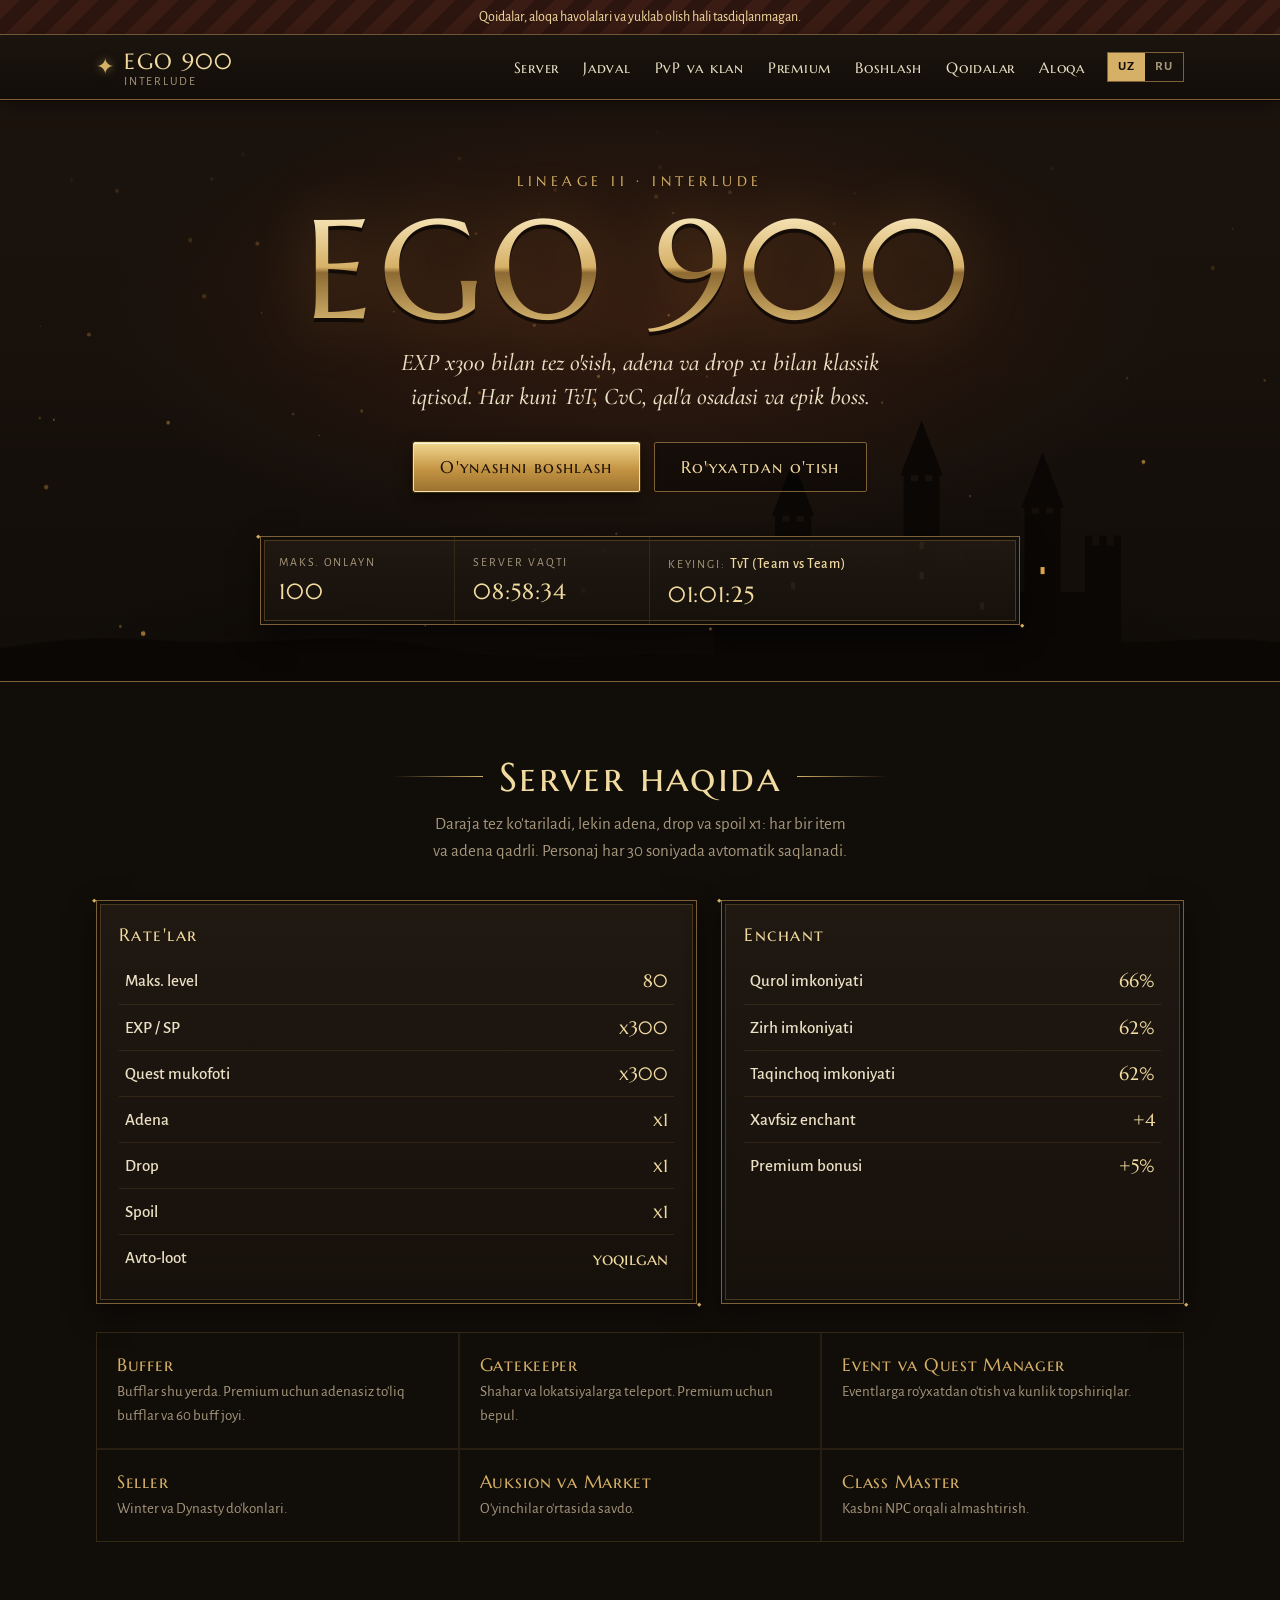
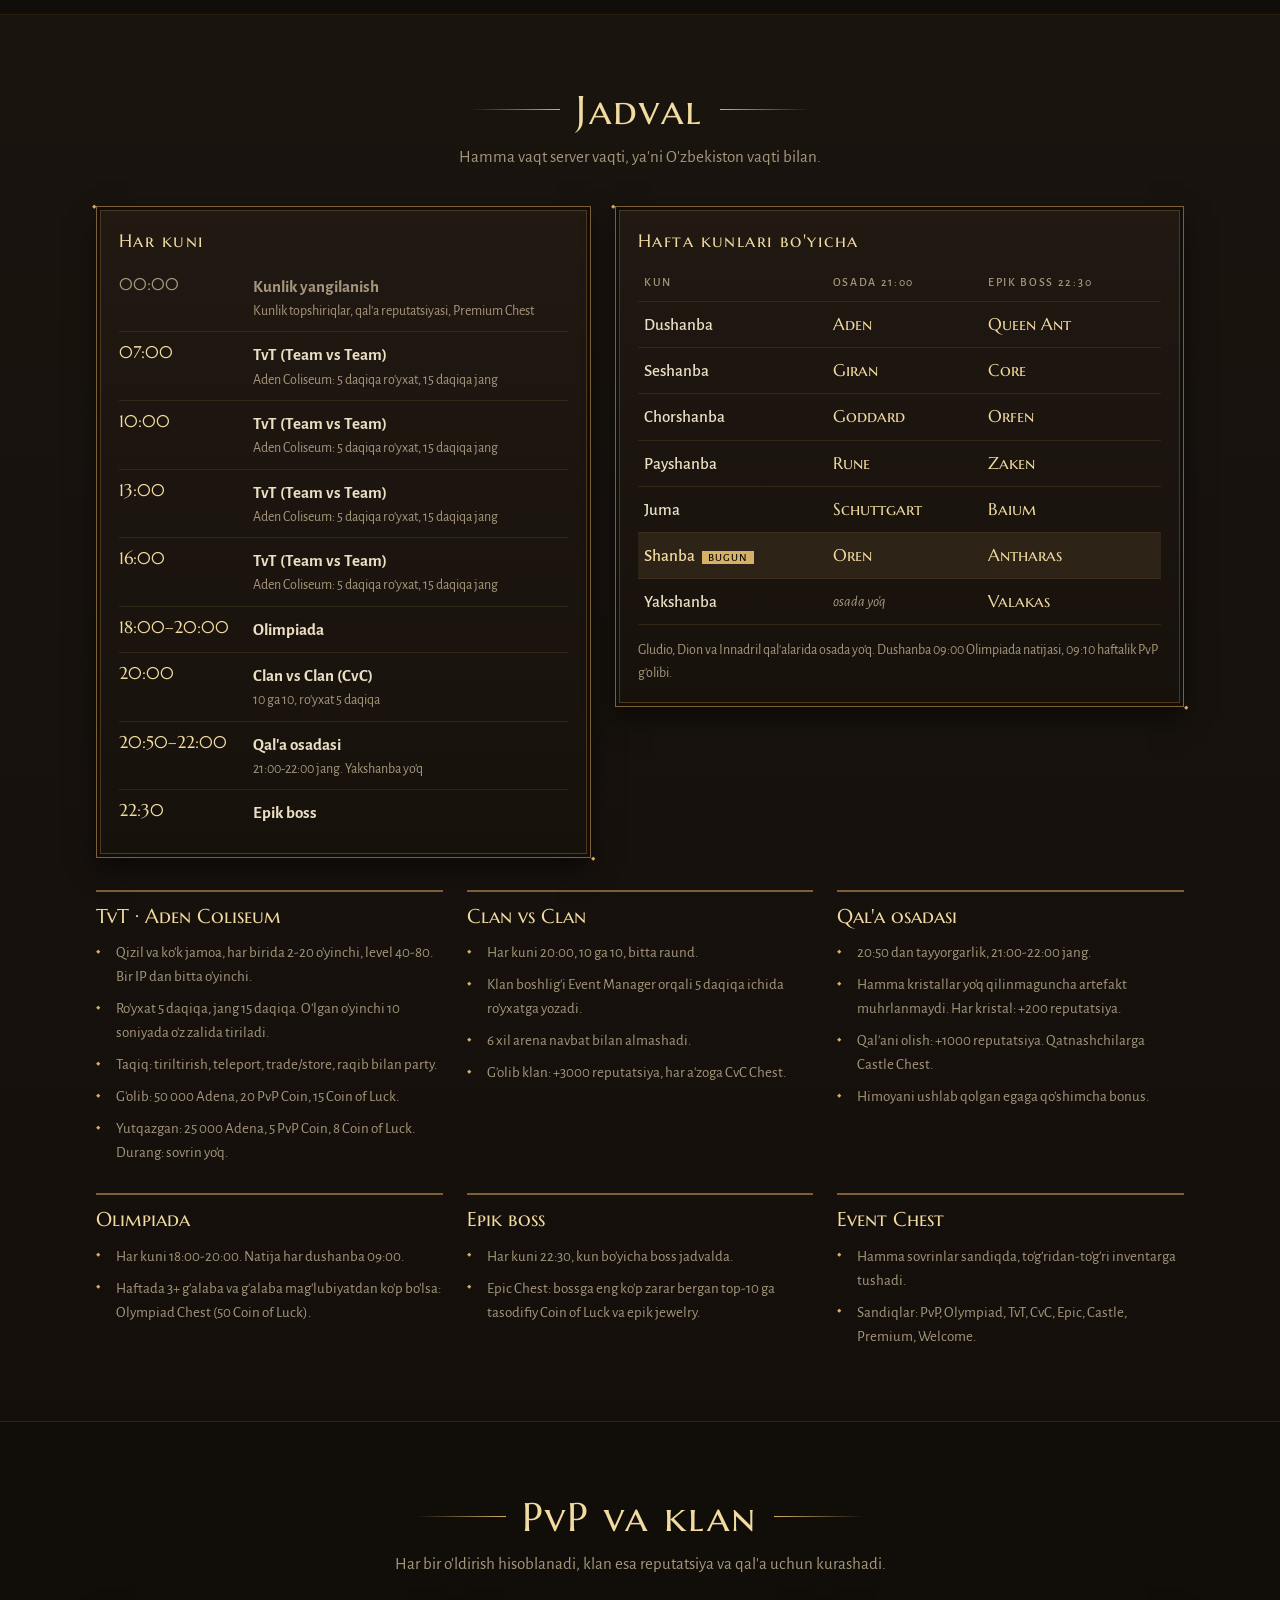
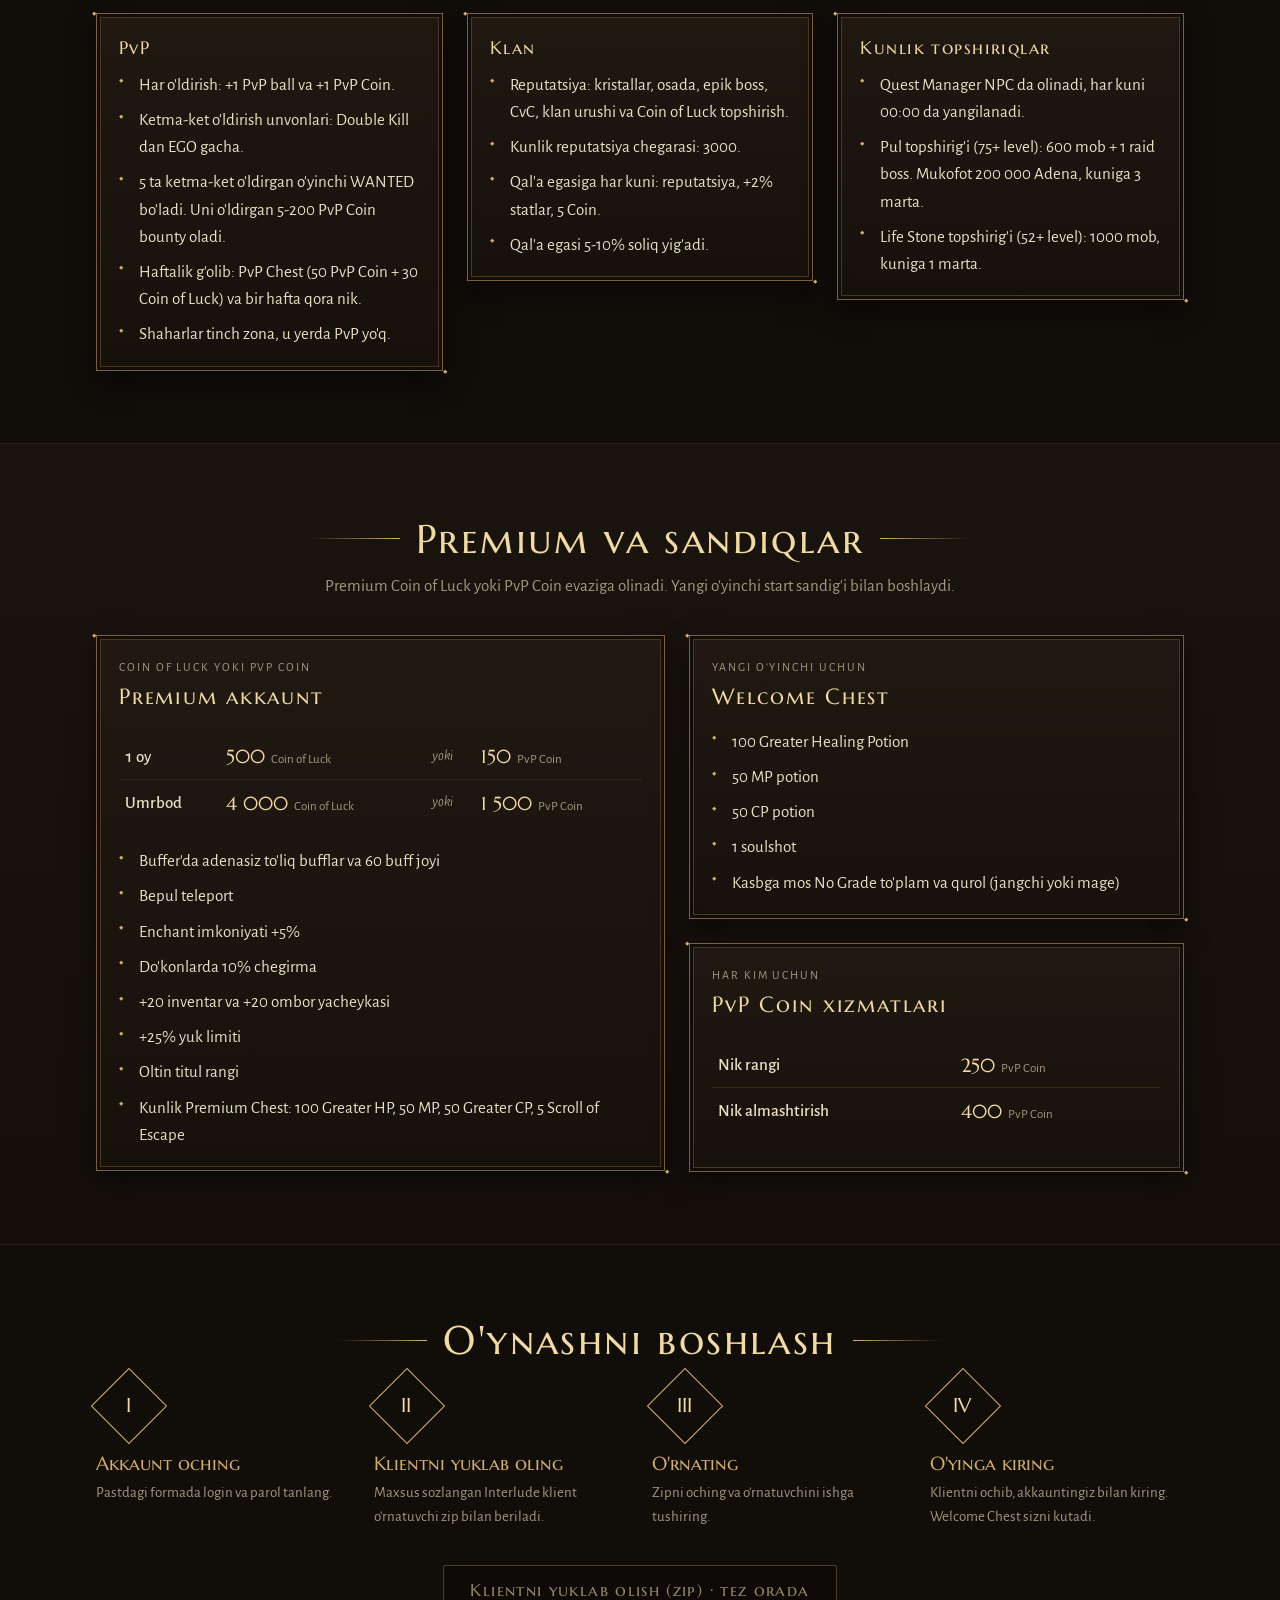
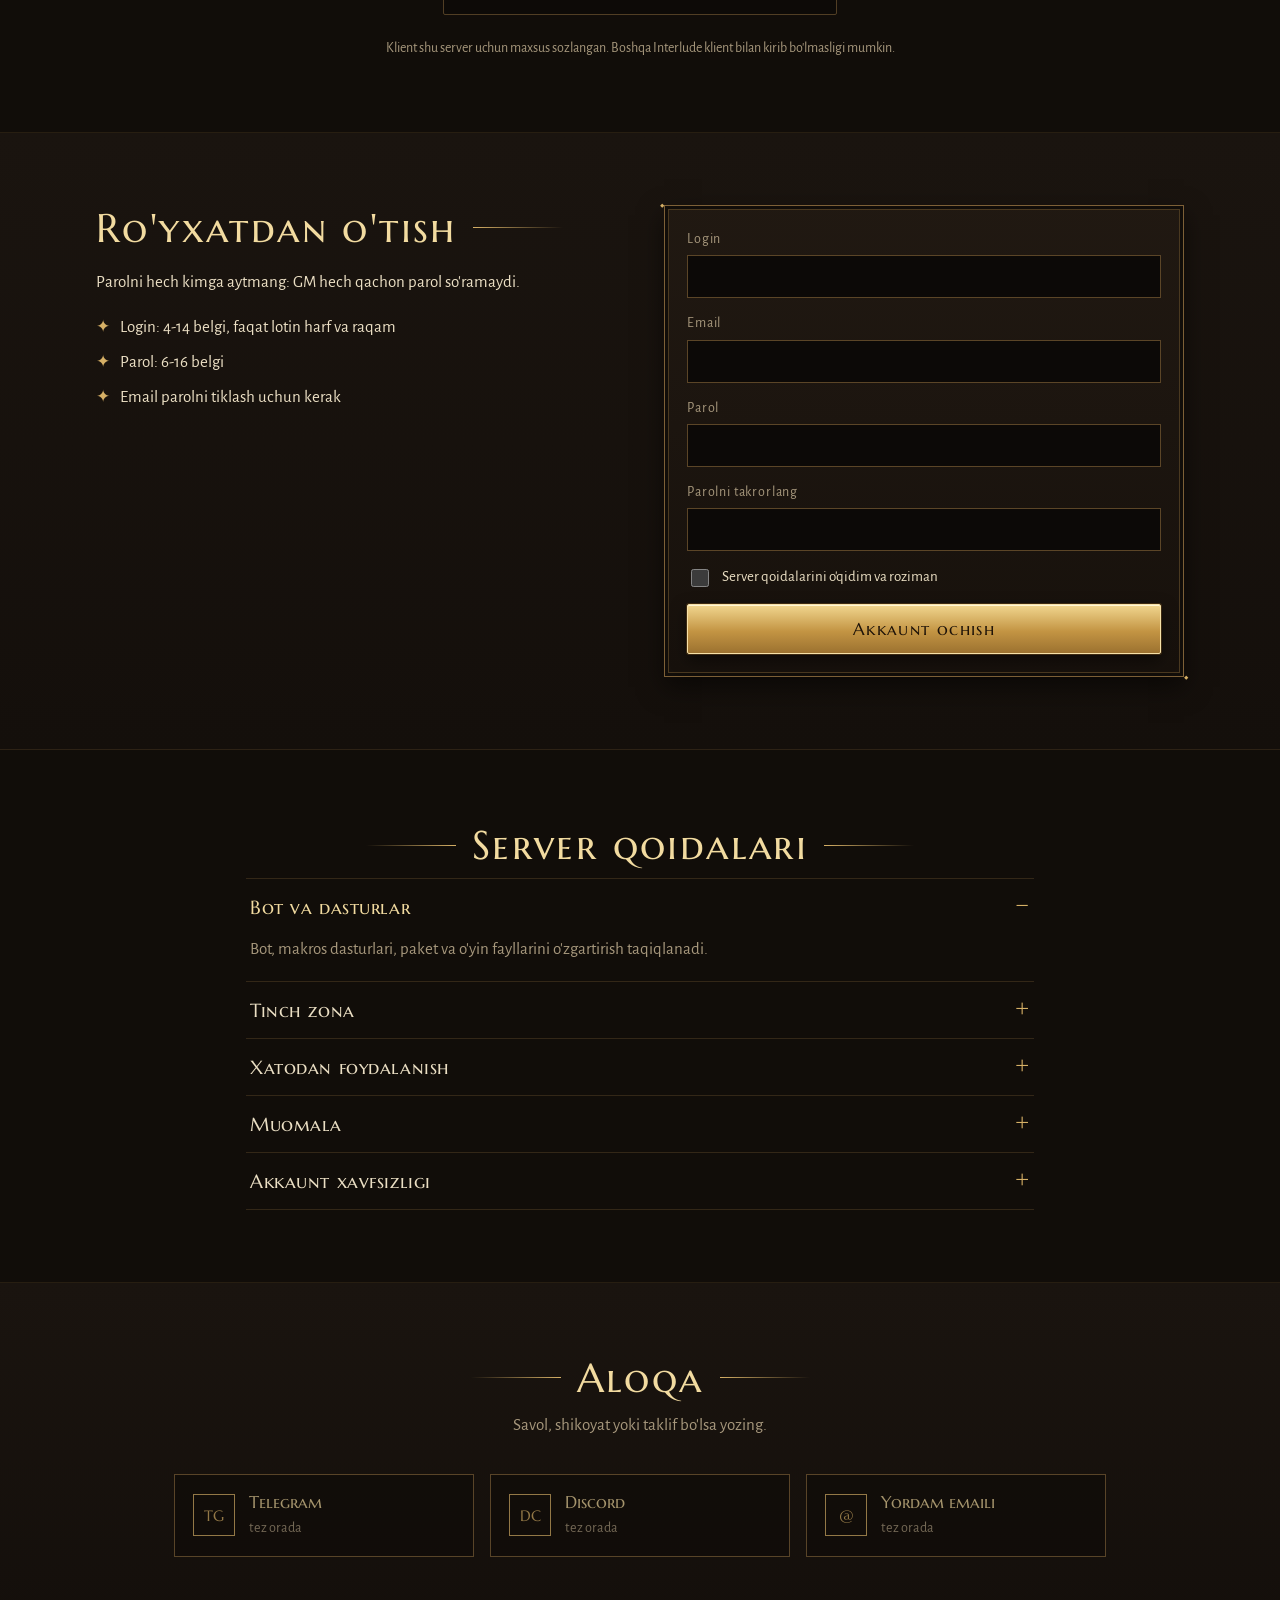
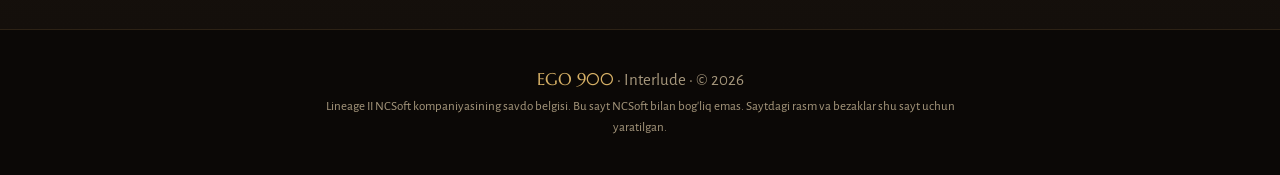
<file: ego900/index.html>
<!doctype html>
<html lang="uz">
<head>
<meta charset="utf-8">
<meta name="viewport" content="width=device-width, initial-scale=1, viewport-fit=cover">
<title>EGO 900 Interlude</title>
<meta name="description" content="EGO 900: Lineage II Interlude server. EXP x300, har kuni TvT, CvC, osada va epik bosslar.">
<meta name="theme-color" content="#120e0a">
<link rel="preconnect" href="https://fonts.googleapis.com">
<link rel="preconnect" href="https://fonts.gstatic.com" crossorigin>
<link rel="stylesheet" href="https://fonts.googleapis.com/css2?family=Marcellus+SC&family=Alegreya+Sans:wght@400;500;700&family=Cormorant+Garamond:ital,wght@1,500&display=swap">
<style>
/* Layout: one centered column of "stone" bands; game-UI panels with bronze double frames carry the data. */
:root {
  --night: #110d09;
  --stone: #1a140f;
  --stone-2: #241c15;
  --bronze: #7d6037;
  --gold: #d6b066;
  --gold-hi: #f2dba0;
  --parch: #ebdfc4;
  --muted: #a6977c;
  --blood: #a3362a;
  --ok: #78b562;
  --warn: #d89a3c;
  --f-display: "Marcellus SC", "Trajan Pro", Georgia, serif;
  --f-body: "Alegreya Sans", "Segoe UI", system-ui, sans-serif;
  --f-quote: "Cormorant Garamond", Georgia, serif;
  color-scheme: dark;
}

* { box-sizing: border-box; }
[hidden] { display: none !important; }
html { scroll-behavior: smooth; scroll-padding-top: 72px; }
body {
  margin: 0;
  background: var(--night);
  color: var(--parch);
  font: 400 17px/1.6 var(--f-body);
  -webkit-font-smoothing: antialiased;
  overflow-x: hidden;
}
body::before {
  content: ""; position: fixed; inset: 0 0 auto; height: env(safe-area-inset-top, 0px);
  z-index: 60; background: var(--night);
}
img { max-width: 100%; }
a { color: var(--gold); }
a:hover { color: var(--gold-hi); }
:focus-visible { outline: 2px solid var(--gold-hi); outline-offset: 3px; }

.wrap {
  max-width: 1120px; margin: 0 auto;
  padding-left: max(16px, env(safe-area-inset-left, 0px));
  padding-right: max(16px, env(safe-area-inset-right, 0px));
}
.wrap.narrow { max-width: 820px; }

/* Demo notice */
.demo-ribbon {
  background: repeating-linear-gradient(135deg, #3a1c14 0 14px, #2d150f 14px 28px);
  color: var(--gold-hi); text-align: center; font-size: 14px;
  padding-block: 6px; padding-inline: 16px; border-bottom: 1px solid var(--bronze);
}

/* Header */
.top {
  position: sticky; top: env(safe-area-inset-top, 0px); z-index: 50;
  background: linear-gradient(#1b140e, #120d09);
  border-bottom: 1px solid var(--bronze);
  box-shadow: 0 1px 0 #00000080, 0 6px 18px #00000066;
}
.top-in { display: flex; align-items: center; gap: 20px; min-height: 64px; }
.logo { display: flex; align-items: center; gap: 10px; text-decoration: none; color: var(--gold-hi); }
.logo-mark { font-size: 22px; color: var(--gold); text-shadow: 0 0 10px #d6b06688; }
.logo-text { display: flex; flex-direction: column; line-height: 1.05; }
.logo-text b { font: 400 22px var(--f-display); letter-spacing: .06em; }
.logo-text small { font-size: 12px; color: var(--muted); letter-spacing: .14em; text-transform: uppercase; }
.nav { margin-left: auto; display: flex; align-items: center; gap: 4px; flex-wrap: wrap; }
.nav a {
  color: var(--parch); text-decoration: none; padding: 8px 10px;
  font: 400 15px var(--f-display); letter-spacing: .05em; border-radius: 2px;
}
.nav a:hover, .nav a.active { color: var(--gold-hi); background: #d6b0661a; }
.lang { display: flex; margin-left: 8px; border: 1px solid var(--bronze); }
.lang button {
  background: transparent; color: var(--muted); border: 0; padding: 6px 10px; cursor: pointer;
  font: 700 13px var(--f-body); letter-spacing: .08em;
}
.lang button[aria-pressed="true"] { background: var(--gold); color: var(--night); }
.burger { display: none; margin-left: auto; background: none; border: 1px solid var(--bronze); padding: 9px 8px; cursor: pointer; }
.burger span { display: block; width: 22px; height: 2px; background: var(--gold); margin: 4px 0; transition: transform .2s, opacity .2s; }
.burger[aria-expanded="true"] span:nth-child(1) { transform: translateY(6px) rotate(45deg); }
.burger[aria-expanded="true"] span:nth-child(2) { opacity: 0; }
.burger[aria-expanded="true"] span:nth-child(3) { transform: translateY(-6px) rotate(-45deg); }

/* Hero */
.hero {
  position: relative; overflow: hidden;
  background:
    radial-gradient(ellipse 60% 55% at 50% 38%, #5a2a1666, transparent 70%),
    radial-gradient(ellipse 90% 60% at 50% 110%, #00000099, transparent 60%),
    linear-gradient(#1c130d, var(--night));
  border-bottom: 1px solid var(--bronze);
}
.embers { position: absolute; inset: 0; width: 100%; height: 100%; }
.hero-in { position: relative; z-index: 1; text-align: center; padding-block: 72px 56px; }
.eyebrow { margin: 0; font: 400 14px var(--f-display); letter-spacing: .32em; color: var(--gold); text-transform: uppercase; }
.hero-title {
  margin: 10px 0 6px; font: 400 clamp(54px, 12.5vw, 140px)/1 var(--f-display); white-space: nowrap; letter-spacing: .04em;
  background: linear-gradient(180deg, #fff3cf 0%, var(--gold) 48%, #8d6a32 52%, #e8c77e 100%);
  -webkit-background-clip: text; background-clip: text; color: transparent;
  filter: drop-shadow(0 4px 0 #00000099) drop-shadow(0 0 28px #c9822f55);
}
.hero-sub { margin: 0 auto; max-width: 34em; font: italic 500 clamp(19px, 2.6vw, 24px)/1.4 var(--f-quote); color: var(--parch); text-wrap: balance; }
.hero-cta { display: flex; gap: 14px; justify-content: center; flex-wrap: wrap; margin-top: 28px; }

.btn {
  display: inline-flex; align-items: center; justify-content: center; gap: 8px;
  padding: 13px 26px; min-height: 48px; text-decoration: none; cursor: pointer;
  font: 400 17px var(--f-display); letter-spacing: .08em; border-radius: 2px;
  transition: filter .15s, transform .15s;
}
.btn:active { transform: translateY(1px); }
.btn-gold {
  color: #1d1208; border: 1px solid #f6e1a8;
  background: linear-gradient(#f1d68f, #c39443 55%, #9c7230);
  box-shadow: inset 0 1px 0 #fff6d4, 0 0 0 1px #3d2a12, 0 6px 16px #00000080;
}
.btn-gold:hover { filter: brightness(1.08); color: #1d1208; }
.btn-ghost { color: var(--gold-hi); border: 1px solid var(--bronze); background: #00000055; }
.btn-ghost:hover { background: #d6b0661f; color: var(--gold-hi); }
.btn.full { width: 100%; }

/* Panel: game-UI frame */
.panel {
  position: relative; background: linear-gradient(#211912ee, #17110ced);
  border: 1px solid var(--bronze);
  box-shadow: inset 0 0 0 3px #110d09, inset 0 0 0 4px #4a3920, 0 10px 24px #00000080;
  padding: 22px;
}
.panel::before, .panel::after {
  content: "◆"; position: absolute; font-size: 10px; color: var(--gold); line-height: 1;
}
.panel::before { top: -6px; left: -5px; }
.panel::after { bottom: -6px; right: -5px; }
.panel-h { margin: 0 0 12px; font: 400 18px var(--f-display); color: var(--gold-hi); letter-spacing: .08em; }

.status { margin: 44px auto 0; max-width: 760px; display: grid; grid-template-columns: 1fr 1fr 1.9fr; gap: 0; padding: 0; text-align: left; }
.status-cell { padding: 16px 18px; display: flex; flex-direction: column; gap: 6px; border-right: 1px solid #4a392080; min-width: 0; }
.status-cell:last-child { border-right: 0; }
.label { font-size: 12px; letter-spacing: .16em; text-transform: uppercase; color: var(--muted); }
.pill { display: inline-flex; align-items: center; gap: 8px; font-weight: 700; font-size: 16px; }
.pill::before { content: ""; width: 9px; height: 9px; border-radius: 50%; background: currentColor; box-shadow: 0 0 8px currentColor; }
.pill.on { color: var(--ok); }
.pill.off { color: var(--blood); }
.pill.soon { color: var(--warn); }
.num, .countdown { font: 400 22px var(--f-display); color: var(--gold-hi); font-variant-numeric: tabular-nums; letter-spacing: .04em; }
.countdown { white-space: nowrap; }

/* Sections */
.sec { padding-block: 72px; border-bottom: 1px solid #4a392066; }
.sec-dark { background: linear-gradient(var(--stone), #140f0b); }
.sec-title {
  margin: 0 0 10px; text-align: center; font: 400 clamp(28px, 4.5vw, 40px)/1.15 var(--f-display);
  color: var(--gold-hi); letter-spacing: .06em; text-wrap: balance;
  display: flex; align-items: center; justify-content: center; gap: 16px;
}
.sec-title::before, .sec-title::after {
  content: ""; flex: 0 1 90px; height: 1px; background: linear-gradient(90deg, transparent, var(--gold));
}
.sec-title::after { transform: scaleX(-1); }
.sec-title.left { justify-content: flex-start; }
.sec-title.left::before { display: none; }
.sec-lead { margin: 0 auto 36px; max-width: 40em; text-align: center; color: var(--muted); text-wrap: balance; }

/* Rates */
.server-grid { display: grid; grid-template-columns: 1.3fr 1fr; gap: 24px; }
.table-panel { min-width: 0; }
.tbl-scroll { overflow-x: auto; }
.rates { width: 100%; border-collapse: collapse; font-variant-numeric: tabular-nums; }
.rates th, .rates td { padding: 9px 6px; border-bottom: 1px solid #4a392080; text-align: left; }
.rates tr:last-child th, .rates tr:last-child td { border-bottom: 0; }
.rates th { font-weight: 500; color: var(--parch); }
.rates td { text-align: right; font: 400 18px var(--f-display); color: var(--gold-hi); white-space: nowrap; }
.rates td.tbd { color: var(--muted); font: italic 15px var(--f-body); }

.features { list-style: none; margin: 28px 0 0; padding: 0; display: grid; grid-template-columns: repeat(3, 1fr); gap: 2px; background: #4a392066; border: 1px solid #4a392066; }
.features li { background: var(--night); padding: 20px; display: flex; flex-direction: column; gap: 4px; min-width: 0; }
.features b { font: 400 18px var(--f-display); color: var(--gold); letter-spacing: .04em; }
.features span { color: var(--muted); font-size: 15px; }

/* Schedule */
.sch-grid { display: grid; grid-template-columns: 1fr 1.15fr; gap: 24px; align-items: start; }
.sch-grid > * { min-width: 0; }
.timeline { list-style: none; margin: 0; padding: 0; }
.timeline li { display: grid; grid-template-columns: 7.2em 1fr; gap: 12px; padding: 9px 0; border-bottom: 1px solid #4a392080; }
.timeline li:last-child { border-bottom: 0; }
.timeline time { font: 400 17px var(--f-display); color: var(--gold-hi); font-variant-numeric: tabular-nums; white-space: nowrap; }
.timeline span { display: flex; flex-direction: column; min-width: 0; }
.timeline small { color: var(--muted); font-size: 14px; }
.weekly { width: 100%; border-collapse: collapse; }
.weekly th, .weekly td { padding: 9px 6px; text-align: left; border-bottom: 1px solid #4a392080; }
.weekly thead th { font-size: 12px; letter-spacing: .14em; text-transform: uppercase; color: var(--muted); font-weight: 500; }
.weekly tbody th { font-weight: 500; }
.weekly td { color: var(--gold-hi); font-family: var(--f-display); }
.weekly td.muted { color: var(--muted); font: italic 15px var(--f-body); }
.weekly tr.today { background: #d6b0661a; }
.weekly tr.today th { color: var(--gold-hi); }
.weekly em { font-style: normal; font-size: 11px; letter-spacing: .1em; text-transform: uppercase; color: var(--night); background: var(--gold); padding: 1px 6px; margin-left: 4px; }
.panel-note { margin: 14px 0 0; font-size: 14px; color: var(--muted); }
.ev-cards { display: grid; grid-template-columns: repeat(3, 1fr); gap: 28px 24px; margin-top: 32px; }
.ev-card { border-top: 2px solid var(--bronze); padding-top: 12px; min-width: 0; }
.ev-card b { font: 400 20px var(--f-display); color: var(--gold-hi); }
.ev-card .plist li { color: var(--muted); }
.plist { list-style: none; margin: 0; padding: 0; display: grid; gap: 8px; }
.plist li { padding-left: 20px; position: relative; }
.plist li::before { content: "◆"; position: absolute; left: 0; top: .15em; font-size: 10px; color: var(--gold); }
.ev-card .plist { margin-top: 10px; font-size: 15px; }
.next-name { color: var(--gold-hi); font-weight: 500; letter-spacing: .04em; text-transform: none; font-size: 14px; }

/* PvP, chests */
.two-col { display: grid; grid-template-columns: repeat(3, 1fr); gap: 24px; align-items: start; }
.chests { display: grid; grid-template-columns: 1.15fr 1fr; gap: 24px; align-items: start; }
.two-col > *, .chests > * { min-width: 0; }
.chest-side { display: grid; gap: 24px; }
.price-tbl { width: 100%; border-collapse: collapse; margin: 6px 0 16px; font-variant-numeric: tabular-nums; }
.price-tbl th, .price-tbl td { padding: 9px 6px; border-bottom: 1px solid #4a392080; text-align: left; white-space: nowrap; }
.price-tbl tr:last-child th, .price-tbl tr:last-child td { border-bottom: 0; }
.price-tbl th { font-weight: 500; }
.price-tbl td { font: 400 19px var(--f-display); color: var(--gold-hi); }
.price-tbl td small { font: 400 13px var(--f-body); color: var(--muted); }
.price-tbl td.or { font: italic 14px var(--f-body); color: var(--muted); }
.timeline li.reset time, .timeline li.reset b { color: var(--muted); }
.chest { display: flex; flex-direction: column; gap: 6px; }
.chest .panel-h { font-size: 22px; }
.chest .price { margin: 14px 0 0; padding-top: 12px; border-top: 1px solid #4a392080; font: 400 19px var(--f-display); color: var(--gold); }
.is-off { opacity: .6; cursor: default; }

/* Steps */
.steps { list-style: none; counter-reset: s; margin: 0; padding: 0; display: grid; grid-template-columns: repeat(4, 1fr); gap: 24px; }
.steps li { counter-increment: s; display: flex; flex-direction: column; gap: 6px; min-width: 0; position: relative; }
.steps li::before {
  content: counter(s, upper-roman); width: 52px; height: 52px; display: grid; place-items: center;
  font: 400 20px var(--f-display); color: var(--gold-hi); margin: 6px 0 14px 6px;
}
.steps li::after {
  content: ""; position: absolute; top: 6px; left: 6px; width: 52px; height: 52px;
  border: 1px solid var(--gold); transform: rotate(45deg); pointer-events: none;
}
.steps li b { font: 400 19px var(--f-display); color: var(--gold); }
.steps li span { color: var(--muted); font-size: 15px; }
.dl-row { display: flex; flex-wrap: wrap; gap: 14px; margin-top: 36px; justify-content: center; }
.note { margin: 22px auto 0; max-width: 46em; text-align: center; color: var(--muted); font-size: 14px; }

/* Register */
.reg-wrap { display: grid; grid-template-columns: 1fr 1fr; gap: 48px; align-items: start; }
.reg-text { min-width: 0; }
.ticks { list-style: none; padding: 0; margin: 18px 0 0; display: grid; gap: 8px; }
.ticks li::before { content: "✦"; color: var(--gold); margin-right: 10px; }
.reg-form { display: grid; gap: 14px; }
.field { display: grid; gap: 5px; }
.field label { font-size: 14px; color: var(--muted); letter-spacing: .06em; }
.field input {
  width: 100%; padding: 11px 12px; font: 400 16px var(--f-body); color: var(--parch);
  background: #0c0907; border: 1px solid #5b4527; border-radius: 0;
}
.field input:focus { outline: none; border-color: var(--gold); box-shadow: 0 0 0 1px var(--gold); }
.field input[aria-invalid="true"] { border-color: var(--blood); }
.err { color: #e0705f; min-height: 0; font-size: 13px; }
.err:empty { display: none; }
.check { display: flex; gap: 10px; align-items: flex-start; font-size: 15px; cursor: pointer; }
.check input { margin-top: 4px; accent-color: var(--gold); width: 18px; height: 18px; flex: none; }
.form-msg { margin: 0; padding: 10px 12px; border: 1px solid var(--bronze); background: #d6b06614; font-size: 15px; }
.form-msg.bad { border-color: var(--blood); background: #a3362a1f; }

/* Rules */
.rules { display: grid; gap: 0; border-top: 1px solid #4a392099; }
.rules details { border-bottom: 1px solid #4a392099; }
.rules summary {
  cursor: pointer; list-style: none; padding: 16px 4px; display: flex; justify-content: space-between; gap: 12px;
  font: 400 19px var(--f-display); color: var(--parch); letter-spacing: .03em;
}
.rules summary::-webkit-details-marker { display: none; }
.rules summary::after { content: "+"; color: var(--gold); font-size: 22px; line-height: 1; }
.rules details[open] summary::after { content: "−"; }
.rules details[open] summary { color: var(--gold-hi); }
.rules p { margin: 0 4px 18px; color: var(--muted); }

/* Contacts */
.contacts { display: flex; flex-wrap: wrap; gap: 16px; justify-content: center; }
.contact {
  display: flex; align-items: center; gap: 14px; min-width: 0; flex: 0 1 300px;
  padding: 16px 18px; border: 1px solid var(--bronze); background: #0f0b08; text-decoration: none; color: var(--parch);
}
.contact:hover { border-color: var(--gold); color: var(--parch); }
.contact i { font-style: normal; width: 42px; height: 42px; flex: none; display: grid; place-items: center; border: 1px solid var(--gold); color: var(--gold); font: 400 15px var(--f-display); }
.contact b { display: block; font: 400 17px var(--f-display); color: var(--gold-hi); }
.contact small { color: var(--muted); word-break: break-all; }
.contact.tbd { opacity: .65; pointer-events: none; }

/* Footer */
.foot { padding-block: 32px calc(32px + env(safe-area-inset-bottom, 0px)); background: #0b0806; text-align: center; color: var(--muted); }
.foot-in p { margin: 4px 0; }
.foot b { color: var(--gold); font-family: var(--f-display); font-weight: 400; }
.small { font-size: 13px; max-width: 52em; margin-inline: auto !important; }

.to-top {
  position: fixed; z-index: 40;
  right: calc(16px + env(safe-area-inset-right, 0px)); bottom: calc(16px + env(safe-area-inset-bottom, 0px));
  width: 44px; height: 44px; border: 1px solid var(--gold); background: #120d09e6; color: var(--gold); cursor: pointer; font-size: 14px;
}

/* Responsive */
@media (max-width: 1000px) {
  .ev-cards { grid-template-columns: repeat(2, 1fr); }
  .two-col { grid-template-columns: 1fr 1fr; }
  .two-col > :last-child { grid-column: 1 / -1; }
  .steps { grid-template-columns: repeat(2, 1fr); }
}
@media (max-width: 860px) {
  .burger { display: block; }
  .nav {
    position: absolute; left: 0; right: 0; top: 100%; flex-direction: column; align-items: stretch; gap: 0;
    background: #140f0b; border-bottom: 1px solid var(--bronze);
    padding: 8px max(16px, env(safe-area-inset-right, 0px)) 16px max(16px, env(safe-area-inset-left, 0px));
    display: none;
  }
  .nav.open { display: flex; }
  .nav a { padding: 12px 6px; border-bottom: 1px solid #4a392055; font-size: 17px; }
  .lang { margin: 12px 0 0; align-self: flex-start; }
  .lang button { padding: 10px 16px; }
  .server-grid, .reg-wrap, .sch-grid, .chests { grid-template-columns: 1fr; }
  .features { grid-template-columns: repeat(2, 1fr); }
  .status { grid-template-columns: repeat(2, 1fr); }
  .status-cell.wide { grid-column: 1 / -1; border-right: 0; border-top: 1px solid #4a392080; align-items: center; }
}
@media (max-width: 560px) {
  body { font-size: 16px; }
  .hero-in { padding-block: 48px 40px; }
  .sec { padding-block: 52px; }
  .features, .steps, .ev-cards, .two-col, .chests { grid-template-columns: 1fr; }
  .timeline li { grid-template-columns: 6.6em 1fr; }
  .price-tbl th, .price-tbl td { white-space: normal; padding: 8px 4px; }
  .price-tbl td { font-size: 17px; }
  .status-cell { padding: 12px 10px; }
  .num, .countdown { font-size: 19px; }
  .countdown { white-space: normal; text-align: center; }
  .pill { font-size: 14px; }
  .reg-wrap { gap: 28px; }
  .hero-cta .btn { flex: 1 1 100%; }
  .sec-title { gap: 10px; }
  .sec-title::before, .sec-title::after { flex-basis: 28px; }
}
@media (prefers-reduced-motion: reduce) {
  html { scroll-behavior: auto; }
  * { transition: none !important; animation: none !important; }
}
</style>
</head>
<body>
<!--BODY-START-->
<aside class="demo-ribbon" id="demoRibbon" aria-label="Demo" hidden><span data-i18n="demo"></span></aside>

<header class="top" id="top">
  <div class="wrap top-in">
    <a class="logo" href="#home">
      <span class="logo-mark" aria-hidden="true">✦</span>
      <span class="logo-text"><b data-cfg="serverName"></b><small data-cfg="chronicle"></small></span>
    </a>
    <button class="burger" id="burger" aria-label="Menu" aria-expanded="false" aria-controls="nav"><span></span><span></span><span></span></button>
    <nav class="nav" id="nav">
      <a href="#server" data-i18n="nav.server"></a>
      <a href="#schedule" data-i18n="nav.schedule"></a>
      <a href="#pvp" data-i18n="nav.pvp"></a>
      <a href="#premium" data-i18n="nav.premium"></a>
      <a href="#start" data-i18n="nav.start"></a>
      <a href="#rules" data-i18n="nav.rules"></a>
      <a href="#contact" data-i18n="nav.contact"></a>
      <div class="lang" role="group" aria-label="Til / Язык">
        <button type="button" data-lang="uz">UZ</button>
        <button type="button" data-lang="ru">RU</button>
      </div>
    </nav>
  </div>
</header>

<main>
  <section class="hero" id="home">
    <canvas class="embers" id="embers" aria-hidden="true"></canvas>
    <div class="wrap hero-in">
      <p class="eyebrow" data-i18n="hero.eyebrow"></p>
      <h1 class="hero-title"><span data-cfg="serverName"></span></h1>
      <p class="hero-sub" data-i18n="hero.sub"></p>
      <div class="hero-cta">
        <a class="btn btn-gold" href="#start" data-i18n="cta.play"></a>
        <a class="btn btn-ghost" href="#register" data-i18n="cta.register"></a>
      </div>

      <div class="panel status">
        <div class="status-cell">
          <span class="label" data-i18n="status.max"></span>
          <span class="num" id="stMax"></span>
        </div>
        <div class="status-cell">
          <span class="label" data-i18n="status.time"></span>
          <span class="num" id="stClock">--:--:--</span>
        </div>
        <div class="status-cell wide">
          <span class="label"><span data-i18n="status.next"></span> <b class="next-name" id="nextName"></b></span>
          <span class="countdown" id="countdown"></span>
        </div>
      </div>
    </div>
  </section>

  <section class="sec" id="server">
    <div class="wrap">
      <h2 class="sec-title"><span data-i18n="server.title"></span></h2>
      <p class="sec-lead" data-i18n="server.lead"></p>
      <div class="server-grid">
        <div class="panel table-panel">
          <h3 class="panel-h" data-i18n="server.rates"></h3>
          <div class="tbl-scroll"><table class="rates" id="ratesTable"></table></div>
        </div>
        <div class="panel table-panel">
          <h3 class="panel-h" data-i18n="server.enchant"></h3>
          <div class="tbl-scroll"><table class="rates" id="enchantTable"></table></div>
        </div>
      </div>
      <ul class="features" id="features"></ul>
    </div>
  </section>

  <section class="sec sec-dark" id="schedule">
    <div class="wrap">
      <h2 class="sec-title"><span data-i18n="sch.title"></span></h2>
      <p class="sec-lead" data-i18n="sch.lead"></p>
      <div class="sch-grid">
        <div class="panel">
          <h3 class="panel-h" data-i18n="sch.daily"></h3>
          <ol class="timeline" id="daily"></ol>
        </div>
        <div class="panel table-panel">
          <h3 class="panel-h" data-i18n="sch.weekly"></h3>
          <div class="tbl-scroll"><table class="weekly" id="weekly"></table></div>
          <p class="panel-note" data-i18n="sch.noSiege"></p>
        </div>
      </div>
      <div class="ev-cards" id="eventCards"></div>
    </div>
  </section>

  <section class="sec" id="pvp">
    <div class="wrap">
      <h2 class="sec-title"><span data-i18n="pvp.title"></span></h2>
      <p class="sec-lead" data-i18n="pvp.lead"></p>
      <div class="two-col" id="pvpCols"></div>
    </div>
  </section>

  <section class="sec sec-dark" id="premium">
    <div class="wrap">
      <h2 class="sec-title"><span data-i18n="prem.title"></span></h2>
      <p class="sec-lead" data-i18n="prem.lead"></p>
      <div class="chests" id="chests"></div>
    </div>
  </section>

  <section class="sec" id="start">
    <div class="wrap">
      <h2 class="sec-title"><span data-i18n="start.title"></span></h2>
      <ol class="steps" id="steps"></ol>
      <div class="dl-row" id="downloads"></div>
      <p class="note" data-i18n="start.req"></p>
    </div>
  </section>

  <section class="sec sec-dark" id="register">
    <div class="wrap reg-wrap">
      <div class="reg-text">
        <h2 class="sec-title left"><span data-i18n="reg.title"></span></h2>
        <p data-i18n="reg.lead"></p>
        <ul class="ticks">
          <li data-i18n="reg.t1"></li>
          <li data-i18n="reg.t2"></li>
          <li data-i18n="reg.t3"></li>
        </ul>
      </div>
      <form class="panel reg-form" id="regForm" novalidate>
        <div class="field">
          <label for="regLogin" data-i18n="reg.login"></label>
          <input id="regLogin" name="login" autocomplete="username" maxlength="14" required>
          <small class="err" id="errLogin"></small>
        </div>
        <div class="field">
          <label for="regEmail" data-i18n="reg.email"></label>
          <input id="regEmail" name="email" type="email" autocomplete="email" required>
          <small class="err" id="errEmail"></small>
        </div>
        <div class="field">
          <label for="regPass" data-i18n="reg.pass"></label>
          <input id="regPass" name="pass" type="password" autocomplete="new-password" maxlength="16" required>
          <small class="err" id="errPass"></small>
        </div>
        <div class="field">
          <label for="regPass2" data-i18n="reg.pass2"></label>
          <input id="regPass2" name="pass2" type="password" autocomplete="new-password" maxlength="16" required>
          <small class="err" id="errPass2"></small>
        </div>
        <label class="check" for="regRules"><input id="regRules" type="checkbox" required> <span data-i18n="reg.agree"></span></label>
        <small class="err" id="errRules"></small>
        <button class="btn btn-gold full" type="submit" data-i18n="reg.submit"></button>
        <p class="form-msg" id="regMsg" role="status" hidden></p>
      </form>
    </div>
  </section>

  <section class="sec" id="rules">
    <div class="wrap narrow">
      <h2 class="sec-title"><span data-i18n="rules.title"></span></h2>
      <div class="rules" id="rulesList"></div>
    </div>
  </section>

  <section class="sec sec-dark" id="contact">
    <div class="wrap">
      <h2 class="sec-title"><span data-i18n="contact.title"></span></h2>
      <p class="sec-lead" data-i18n="contact.lead"></p>
      <div class="contacts" id="contacts"></div>
    </div>
  </section>
</main>

<footer class="foot">
  <div class="wrap foot-in">
    <p><b data-cfg="serverName"></b> · <span data-cfg="chronicle"></span> · © <span id="year"></span></p>
    <p class="small" data-i18n="foot.legal"></p>
  </div>
</footer>

<button class="to-top" id="toTop" aria-label="Yuqoriga" hidden>▲</button>
<!--BODY-END-->
<script>
/* EGO 900 Interlude sayti.
   Hamma server ma'lumotlari shu CONFIG ichida. Faqat shu qismni o'zgartiring. */
const CONFIG = {
  demo: true,                       // qoidalar va havolalar tasdiqlangach false qiling (tepadagi yozuv yo'qoladi)
  serverName: "EGO 900",
  chronicle: "Interlude",
  maxOnline: 100,
  tzOffset: 5,                      // server vaqti: O'zbekiston (UTC+5)
  rates: [                          // [matn kaliti, qiymat]; "@kalit" = tarjima qilinadigan qiymat
    ["rt.maxlvl", "80"], ["rt.expsp", "x300"], ["rt.quest", "x300"], ["rt.adena", "x1"],
    ["rt.drop", "x1"], ["rt.spoil", "x1"], ["rt.autoloot", "@rt.on"]
  ],
  enchant: [
    ["en.weapon", "66%"], ["en.armor", "62%"], ["en.jewel", "62%"], ["en.safe", "+4"], ["en.premium", "+5%"]
  ],
  daily: [                          // har kungi jadval. min = davomiyligi (daqiqa), noSun = yakshanba yo'q
    { t: "00:00", ev: "reset" },
    { t: "07:00", ev: "tvt", min: 20 },
    { t: "10:00", ev: "tvt", min: 20 },
    { t: "13:00", ev: "tvt", min: 20 },
    { t: "16:00", ev: "tvt", min: 20 },
    { t: "18:00", end: "20:00", ev: "oly" },
    { t: "20:00", ev: "cvc", min: 5 },
    { t: "20:50", end: "22:00", ev: "siege", noSun: true },
    { t: "22:30", ev: "boss" }
  ],
  monday: [                         // faqat dushanba
    { t: "09:00", ev: "olyRes" },
    { t: "09:10", ev: "pvpWin" }
  ],
  sieges: { 1: "Aden", 2: "Giran", 3: "Goddard", 4: "Rune", 5: "Schuttgart", 6: "Oren", 7: null },
  bosses: { 1: "Queen Ant", 2: "Core", 3: "Orfen", 4: "Zaken", 5: "Baium", 6: "Antharas", 7: "Valakas" },
  premium: [                        // [muddat kaliti, Coin of Luck, PvP Coin]
    ["pr.month", 500, 150],
    ["pr.life", 4000, 1500]
  ],
  pvpShop: [["ps.color", 250], ["ps.nick", 400]],
  downloads: [                      // url bo'sh bo'lsa tugma "tez orada" bo'lib turadi
    { key: "dl.client", url: "" }
  ],
  registerApi: "",                  // server ro'yxatdan o'tkazish manzili (POST). Bo'sh = forma faqat tekshiradi
  contacts: {
    telegram: "",                   // masalan "https://t.me/ego900"
    discord: "",                    // masalan "https://discord.gg/xxxx"
    email: ""                       // masalan "support@ego900.uz"
  }
};

const T = {
  uz: {
    demo: "Qoidalar, aloqa havolalari va yuklab olish hali tasdiqlanmagan.",
    "nav.server": "Server", "nav.schedule": "Jadval", "nav.pvp": "PvP va klan", "nav.premium": "Premium",
    "nav.start": "Boshlash", "nav.rules": "Qoidalar", "nav.contact": "Aloqa",
    "hero.eyebrow": "Lineage II · Interlude",
    "hero.sub": "EXP x300 bilan tez o'sish, adena va drop x1 bilan klassik iqtisod. Har kuni TvT, CvC, qal'a osadasi va epik boss.",
    "cta.play": "O'ynashni boshlash", "cta.register": "Ro'yxatdan o'tish",
    "status.max": "Maks. onlayn", "status.time": "Server vaqti", "status.next": "Keyingi:", "status.now": "Hozir:",
    "status.left": "tugashiga",
    "server.title": "Server haqida",
    "server.lead": "Daraja tez ko'tariladi, lekin adena, drop va spoil x1: har bir item va adena qadrli. Personaj har 30 soniyada avtomatik saqlanadi.",
    "server.rates": "Rate'lar", "server.enchant": "Enchant",
    "rt.maxlvl": "Maks. level", "rt.expsp": "EXP / SP", "rt.quest": "Quest mukofoti", "rt.adena": "Adena", "rt.drop": "Drop", "rt.spoil": "Spoil",
    "rt.autoloot": "Avto-loot", "rt.on": "yoqilgan",
    "en.weapon": "Qurol imkoniyati", "en.armor": "Zirh imkoniyati", "en.jewel": "Taqinchoq imkoniyati", "en.safe": "Xavfsiz enchant",
    "en.premium": "Premium bonusi",
    "f1.t": "Buffer", "f1.d": "Bufflar shu yerda. Premium uchun adenasiz to'liq bufflar va 60 buff joyi.",
    "f2.t": "Gatekeeper", "f2.d": "Shahar va lokatsiyalarga teleport. Premium uchun bepul.",
    "f3.t": "Event va Quest Manager", "f3.d": "Eventlarga ro'yxatdan o'tish va kunlik topshiriqlar.",
    "f4.t": "Seller", "f4.d": "Winter va Dynasty do'konlari.",
    "f5.t": "Auksion va Market", "f5.d": "O'yinchilar o'rtasida savdo.",
    "f6.t": "Class Master", "f6.d": "Kasbni NPC orqali almashtirish.",
    "sch.title": "Jadval",
    "sch.lead": "Hamma vaqt server vaqti, ya'ni O'zbekiston vaqti bilan.",
    "sch.daily": "Har kuni", "sch.weekly": "Hafta kunlari bo'yicha",
    "sch.day": "Kun", "sch.siege": "Osada 21:00", "sch.boss": "Epik boss 22:30", "sch.none": "osada yo'q",
    "sch.noSiege": "Gludio, Dion va Innadril qal'alarida osada yo'q. Dushanba 09:00 Olimpiada natijasi, 09:10 haftalik PvP g'olibi.",
    "ev.reset": "Kunlik yangilanish", "ev.tvt": "TvT (Team vs Team)", "ev.oly": "Olimpiada", "ev.cvc": "Clan vs Clan (CvC)", "ev.siege": "Qal'a osadasi",
    "ev.boss": "Epik boss", "ev.olyRes": "Olimpiada natijasi", "ev.pvpWin": "Haftalik PvP g'olibi",
    "d.reset": "Kunlik topshiriqlar, qal'a reputatsiyasi, Premium Chest", "d.tvt": "Aden Coliseum: 5 daqiqa ro'yxat, 15 daqiqa jang",
    "d.cvc": "10 ga 10, ro'yxat 5 daqiqa", "d.siege": "21:00-22:00 jang. Yakshanba yo'q",
    "days": ["Dushanba", "Seshanba", "Chorshanba", "Payshanba", "Juma", "Shanba", "Yakshanba"],
    "today": "bugun",
    "c.tvt.t": "TvT · Aden Coliseum",
    "c.tvt": ["Qizil va ko'k jamoa, har birida 2-20 o'yinchi, level 40-80. Bir IP dan bitta o'yinchi.",
      "Ro'yxat 5 daqiqa, jang 15 daqiqa. O'lgan o'yinchi 10 soniyada o'z zalida tiriladi.",
      "Taqiq: tiriltirish, teleport, trade/store, raqib bilan party.",
      "G'olib: 50 000 Adena, 20 PvP Coin, 15 Coin of Luck.",
      "Yutqazgan: 25 000 Adena, 5 PvP Coin, 8 Coin of Luck. Durang: sovrin yo'q."],
    "c.cvc.t": "Clan vs Clan",
    "c.cvc": ["Har kuni 20:00, 10 ga 10, bitta raund.",
      "Klan boshlig'i Event Manager orqali 5 daqiqa ichida ro'yxatga yozadi.",
      "6 xil arena navbat bilan almashadi.",
      "G'olib klan: +3000 reputatsiya, har a'zoga CvC Chest."],
    "c.siege.t": "Qal'a osadasi",
    "c.siege": ["20:50 dan tayyorgarlik, 21:00-22:00 jang.",
      "Hamma kristallar yo'q qilinmaguncha artefakt muhrlanmaydi. Har kristal: +200 reputatsiya.",
      "Qal'ani olish: +1000 reputatsiya. Qatnashchilarga Castle Chest.",
      "Himoyani ushlab qolgan egaga qo'shimcha bonus."],
    "c.oly.t": "Olimpiada",
    "c.oly": ["Har kuni 18:00-20:00. Natija har dushanba 09:00.",
      "Haftada 3+ g'alaba va g'alaba mag'lubiyatdan ko'p bo'lsa: Olympiad Chest (50 Coin of Luck)."],
    "c.epic.t": "Epik boss",
    "c.epic": ["Har kuni 22:30, kun bo'yicha boss jadvalda.",
      "Epic Chest: bossga eng ko'p zarar bergan top-10 ga tasodifiy Coin of Luck va epik jewelry."],
    "c.chest.t": "Event Chest",
    "c.chest": ["Hamma sovrinlar sandiqda, to'g'ridan-to'g'ri inventarga tushadi.",
      "Sandiqlar: PvP, Olympiad, TvT, CvC, Epic, Castle, Premium, Welcome."],
    "pvp.title": "PvP va klan",
    "pvp.lead": "Har bir o'ldirish hisoblanadi, klan esa reputatsiya va qal'a uchun kurashadi.",
    "pvp.h": "PvP",
    "pvp": ["Har o'ldirish: +1 PvP ball va +1 PvP Coin.",
      "Ketma-ket o'ldirish unvonlari: Double Kill dan EGO gacha.",
      "5 ta ketma-ket o'ldirgan o'yinchi WANTED bo'ladi. Uni o'ldirgan 5-200 PvP Coin bounty oladi.",
      "Haftalik g'olib: PvP Chest (50 PvP Coin + 30 Coin of Luck) va bir hafta qora nik.",
      "Shaharlar tinch zona, u yerda PvP yo'q."],
    "clan.h": "Klan",
    "clan": ["Reputatsiya: kristallar, osada, epik boss, CvC, klan urushi va Coin of Luck topshirish.",
      "Kunlik reputatsiya chegarasi: 3000.",
      "Qal'a egasiga har kuni: reputatsiya, +2% statlar, 5 Coin.",
      "Qal'a egasi 5-10% soliq yig'adi."],
    "quest.h": "Kunlik topshiriqlar",
    "quest": ["Quest Manager NPC da olinadi, har kuni 00:00 da yangilanadi.",
      "Pul topshirig'i (75+ level): 600 mob + 1 raid boss. Mukofot 200 000 Adena, kuniga 3 marta.",
      "Life Stone topshirig'i (52+ level): 1000 mob, kuniga 1 marta."],
    "prem.title": "Premium va sandiqlar",
    "prem.lead": "Premium Coin of Luck yoki PvP Coin evaziga olinadi. Yangi o'yinchi start sandig'i bilan boshlaydi.",
    "pr.t": "Premium akkaunt", "pr.s": "Coin of Luck yoki PvP Coin",
    "pr.month": "1 oy", "pr.life": "Umrbod", "pr.col": "Coin of Luck", "pr.pvp": "PvP Coin", "pr.or": "yoki",
    "pr": ["Buffer'da adenasiz to'liq bufflar va 60 buff joyi", "Bepul teleport", "Enchant imkoniyati +5%",
      "Do'konlarda 10% chegirma", "+20 inventar va +20 ombor yacheykasi", "+25% yuk limiti", "Oltin titul rangi",
      "Kunlik Premium Chest: 100 Greater HP, 50 MP, 50 Greater CP, 5 Scroll of Escape"],
    "wc.t": "Welcome Chest", "wc.s": "Yangi o'yinchi uchun",
    "wc": ["100 Greater Healing Potion", "50 MP potion", "50 CP potion", "1 soulshot", "Kasbga mos No Grade to'plam va qurol (jangchi yoki mage)"],
    "ps.t": "PvP Coin xizmatlari", "ps.s": "Har kim uchun",
    "ps.color": "Nik rangi", "ps.nick": "Nik almashtirish",
    "start.title": "O'ynashni boshlash",
    "s1.t": "Akkaunt oching", "s1.d": "Pastdagi formada login va parol tanlang.",
    "s2.t": "Klientni yuklab oling", "s2.d": "Maxsus sozlangan Interlude klient o'rnatuvchi zip bilan beriladi.",
    "s3.t": "O'rnating", "s3.d": "Zipni oching va o'rnatuvchini ishga tushiring.",
    "s4.t": "O'yinga kiring", "s4.d": "Klientni ochib, akkauntingiz bilan kiring. Welcome Chest sizni kutadi.",
    "dl.client": "Klientni yuklab olish (zip)", "dl.soon": "tez orada",
    "start.req": "Klient shu server uchun maxsus sozlangan. Boshqa Interlude klient bilan kirib bo'lmasligi mumkin.",
    "reg.title": "Ro'yxatdan o'tish",
    "reg.lead": "Parolni hech kimga aytmang: GM hech qachon parol so'ramaydi.",
    "reg.t1": "Login: 4-14 belgi, faqat lotin harf va raqam", "reg.t2": "Parol: 6-16 belgi", "reg.t3": "Email parolni tiklash uchun kerak",
    "reg.login": "Login", "reg.email": "Email", "reg.pass": "Parol", "reg.pass2": "Parolni takrorlang",
    "reg.agree": "Server qoidalarini o'qidim va roziman", "reg.submit": "Akkaunt ochish",
    "err.login": "Login 4-14 belgi bo'lsin, faqat lotin harf va raqam.", "err.email": "Email manzilini to'g'ri yozing.",
    "err.pass": "Parol 6-16 belgi bo'lsin.", "err.pass2": "Parollar bir xil emas.", "err.rules": "Qoidalarga rozilik belgisini qo'ying.",
    "reg.offline": "Ma'lumotlar to'g'ri. Saytdan ro'yxatdan o'tish tez orada ulanadi.",
    "reg.ok": "Akkaunt ochildi. O'yinga kirishingiz mumkin.", "reg.fail": "Server javob bermadi. Birozdan keyin qayta urinib ko'ring.",
    "rules.title": "Server qoidalari",
    "r1.t": "Bot va dasturlar", "r1.d": "Bot, makros dasturlari, paket va o'yin fayllarini o'zgartirish taqiqlanadi.",
    "r2.t": "Tinch zona", "r2.d": "Shaharlarda PvP yo'q. Jang shahardan tashqarida, eventlarda va osadada.",
    "r3.t": "Xatodan foydalanish", "r3.d": "O'yin xatosini topsangiz, GM ga yozing. Xatodan foyda olish ban bilan jazolanadi.",
    "r4.t": "Muomala", "r4.d": "Haqorat, millat va dinga tegish, reklama taqiqlanadi.",
    "r5.t": "Akkaunt xavfsizligi", "r5.d": "Akkauntni sotish yoki boshqaga berish sizning javobgarligingiz. GM hech qachon parol so'ramaydi.",
    "contact.title": "Aloqa",
    "contact.lead": "Savol, shikoyat yoki taklif bo'lsa yozing.",
    "c.telegram": "Telegram", "c.discord": "Discord", "c.email": "Yordam emaili", "c.soon": "tez orada",
    "copy": "Nusxa olish", "copied": "Nusxa olindi",
    "foot.legal": "Lineage II NCSoft kompaniyasining savdo belgisi. Bu sayt NCSoft bilan bog'liq emas. Saytdagi rasm va bezaklar shu sayt uchun yaratilgan."
  },
  ru: {
    demo: "Правила, ссылки на контакты и загрузка ещё не подтверждены.",
    "nav.server": "Сервер", "nav.schedule": "Расписание", "nav.pvp": "PvP и кланы", "nav.premium": "Премиум",
    "nav.start": "Начать", "nav.rules": "Правила", "nav.contact": "Контакты",
    "hero.eyebrow": "Lineage II · Interlude",
    "hero.sub": "Быстрая прокачка EXP x300 и классическая экономика: адена и дроп x1. Каждый день TvT, CvC, осады и эпик-боссы.",
    "cta.play": "Начать играть", "cta.register": "Регистрация",
    "status.max": "Макс. онлайн", "status.time": "Время сервера", "status.next": "Далее:", "status.now": "Сейчас:",
    "status.left": "до конца",
    "server.title": "О сервере",
    "server.lead": "Уровень растёт быстро, но адена, дроп и спойл x1: каждая вещь и каждая адена ценны. Персонаж сохраняется автоматически каждые 30 секунд.",
    "server.rates": "Рейты", "server.enchant": "Заточка",
    "rt.maxlvl": "Макс. уровень", "rt.expsp": "EXP / SP", "rt.quest": "Награда за квесты", "rt.adena": "Адена", "rt.drop": "Дроп", "rt.spoil": "Спойл",
    "rt.autoloot": "Автолут", "rt.on": "включён",
    "en.weapon": "Шанс оружия", "en.armor": "Шанс брони", "en.jewel": "Шанс бижутерии", "en.safe": "Безопасная заточка",
    "en.premium": "Бонус премиума",
    "f1.t": "Баффер", "f1.d": "Все баффы здесь. С премиумом полный бафф без адены и 60 слотов.",
    "f2.t": "Gatekeeper", "f2.d": "Телепорт по городам и локациям. С премиумом бесплатно.",
    "f3.t": "Event и Quest Manager", "f3.d": "Регистрация на ивенты и ежедневные задания.",
    "f4.t": "Seller", "f4.d": "Магазины Winter и Dynasty.",
    "f5.t": "Аукцион и Маркет", "f5.d": "Торговля между игроками.",
    "f6.t": "Class Master", "f6.d": "Смена профессии у NPC.",
    "sch.title": "Расписание",
    "sch.lead": "Всё время указано по серверу, то есть по Ташкенту.",
    "sch.daily": "Каждый день", "sch.weekly": "По дням недели",
    "sch.day": "День", "sch.siege": "Осада 21:00", "sch.boss": "Эпик-босс 22:30", "sch.none": "осады нет",
    "sch.noSiege": "У замков Gludio, Dion и Innadril осад нет. В понедельник 09:00 итоги Олимпиады, 09:10 победитель недели в PvP.",
    "ev.reset": "Ежедневный сброс", "ev.tvt": "TvT (Team vs Team)", "ev.oly": "Олимпиада", "ev.cvc": "Clan vs Clan (CvC)", "ev.siege": "Осада замка",
    "ev.boss": "Эпик-босс", "ev.olyRes": "Итоги Олимпиады", "ev.pvpWin": "Победитель недели PvP",
    "d.reset": "Ежедневные задания, репутация замка, Premium Chest", "d.tvt": "Aden Coliseum: 5 минут регистрация, 15 минут бой",
    "d.cvc": "10 на 10, регистрация 5 минут", "d.siege": "бой 21:00-22:00. В воскресенье нет",
    "days": ["Понедельник", "Вторник", "Среда", "Четверг", "Пятница", "Суббота", "Воскресенье"],
    "today": "сегодня",
    "c.tvt.t": "TvT · Aden Coliseum",
    "c.tvt": ["Красная и синяя команды, по 2-20 игроков, уровень 40-80. С одного IP один игрок.",
      "Регистрация 5 минут, бой 15 минут. Погибший воскресает в своём зале через 10 секунд.",
      "Запрещено: воскрешение, телепорт, trade/store, пати с противником.",
      "Победа: 50 000 Adena, 20 PvP Coin, 15 Coin of Luck.",
      "Поражение: 25 000 Adena, 5 PvP Coin, 8 Coin of Luck. Ничья: без награды."],
    "c.cvc.t": "Clan vs Clan",
    "c.cvc": ["Каждый день в 20:00, 10 на 10, один раунд.",
      "Лидер клана записывает клан через Event Manager за 5 минут.",
      "6 арен сменяют друг друга по очереди.",
      "Клан-победитель: +3000 репутации, каждому участнику CvC Chest."],
    "c.siege.t": "Осада замка",
    "c.siege": ["Подготовка с 20:50, бой 21:00-22:00.",
      "Пока все кристаллы не уничтожены, артефакт не запечатать. Каждый кристалл: +200 репутации.",
      "Захват замка: +1000 репутации. Участникам Castle Chest.",
      "Владельцу, удержавшему замок, дополнительный бонус."],
    "c.oly.t": "Олимпиада",
    "c.oly": ["Каждый день 18:00-20:00. Итоги в понедельник 09:00.",
      "3+ победы за неделю и побед больше, чем поражений: Olympiad Chest (50 Coin of Luck)."],
    "c.epic.t": "Эпик-босс",
    "c.epic": ["Каждый день в 22:30, босс по дням в таблице.",
      "Epic Chest: топ-10 по урону получают случайно Coin of Luck и эпик-бижутерию."],
    "c.chest.t": "Event Chest",
    "c.chest": ["Все награды приходят в сундуке прямо в инвентарь.",
      "Сундуки: PvP, Olympiad, TvT, CvC, Epic, Castle, Premium, Welcome."],
    "pvp.title": "PvP и кланы",
    "pvp.lead": "Каждое убийство на счету, а кланы бьются за репутацию и замки.",
    "pvp.h": "PvP",
    "pvp": ["За каждое убийство: +1 PvP очко и +1 PvP Coin.",
      "Титулы за серию убийств: от Double Kill до EGO.",
      "После 5 убийств подряд игрок становится WANTED. Убивший его получает награду 5-200 PvP Coin.",
      "Победитель недели: PvP Chest (50 PvP Coin + 30 Coin of Luck) и чёрный ник на неделю.",
      "Города мирная зона, там PvP нет."],
    "clan.h": "Клан",
    "clan": ["Репутация: кристаллы, осады, эпик-боссы, CvC, клановые войны и сдача Coin of Luck.",
      "Лимит репутации в день: 3000.",
      "Владельцу замка каждый день: репутация, +2% к статам, 5 Coin.",
      "Владелец замка собирает налог 5-10%."],
    "quest.h": "Ежедневные задания",
    "quest": ["Берутся у Quest Manager, обновляются каждый день в 00:00.",
      "Задание на адену (75+ уровень): 600 мобов + 1 рейд-босс. Награда 200 000 Adena, 3 раза в день.",
      "Задание на Life Stone (52+ уровень): 1000 мобов, 1 раз в день."],
    "prem.title": "Премиум и сундуки",
    "prem.lead": "Премиум покупается за Coin of Luck или PvP Coin. Новый игрок начинает со стартовым сундуком.",
    "pr.t": "Премиум аккаунт", "pr.s": "За Coin of Luck или PvP Coin",
    "pr.month": "1 месяц", "pr.life": "Навсегда", "pr.col": "Coin of Luck", "pr.pvp": "PvP Coin", "pr.or": "или",
    "pr": ["Полный бафф без адены и 60 слотов баффа", "Бесплатный телепорт", "Шанс заточки +5%",
      "Скидка 10% в магазинах", "+20 ячеек инвентаря и +20 склада", "+25% к лимиту веса", "Золотой цвет титула",
      "Ежедневный Premium Chest: 100 Greater HP, 50 MP, 50 Greater CP, 5 Scroll of Escape"],
    "wc.t": "Welcome Chest", "wc.s": "Для нового игрока",
    "wc": ["100 Greater Healing Potion", "50 MP зелий", "50 CP зелий", "1 соулшот", "Сет и оружие No Grade под профессию (воин или маг)"],
    "ps.t": "Услуги за PvP Coin", "ps.s": "Для всех",
    "ps.color": "Цвет ника", "ps.nick": "Смена ника",
    "start.title": "Как начать играть",
    "s1.t": "Создайте аккаунт", "s1.d": "Выберите логин и пароль в форме ниже.",
    "s2.t": "Скачайте клиент", "s2.d": "Настроенный клиент Interlude выдаётся с установщиком в zip.",
    "s3.t": "Установите", "s3.d": "Распакуйте zip и запустите установщик.",
    "s4.t": "Войдите в игру", "s4.d": "Откройте клиент и войдите со своим аккаунтом. Вас ждёт Welcome Chest.",
    "dl.client": "Скачать клиент (zip)", "dl.soon": "скоро",
    "start.req": "Клиент специально настроен под этот сервер. С другим клиентом Interlude войти может не получиться.",
    "reg.title": "Регистрация",
    "reg.lead": "Никому не сообщайте пароль: ГМ никогда его не спрашивает.",
    "reg.t1": "Логин: 4-14 символов, только латиница и цифры", "reg.t2": "Пароль: 6-16 символов", "reg.t3": "Email нужен для восстановления пароля",
    "reg.login": "Логин", "reg.email": "Email", "reg.pass": "Пароль", "reg.pass2": "Повторите пароль",
    "reg.agree": "Я прочитал правила сервера и согласен", "reg.submit": "Создать аккаунт",
    "err.login": "Логин 4-14 символов, только латиница и цифры.", "err.email": "Введите корректный email.",
    "err.pass": "Пароль должен быть 6-16 символов.", "err.pass2": "Пароли не совпадают.", "err.rules": "Отметьте согласие с правилами.",
    "reg.offline": "Данные верны. Регистрация на сайте скоро заработает.",
    "reg.ok": "Аккаунт создан. Можно заходить в игру.", "reg.fail": "Сервер не ответил. Попробуйте чуть позже.",
    "rules.title": "Правила сервера",
    "r1.t": "Боты и программы", "r1.d": "Запрещены боты, макро-программы, пакеты и изменение файлов игры.",
    "r2.t": "Мирная зона", "r2.d": "В городах PvP нет. Бои за городом, на ивентах и осадах.",
    "r3.t": "Использование багов", "r3.d": "Нашли баг, напишите ГМ. Абуз карается баном.",
    "r4.t": "Общение", "r4.d": "Запрещены оскорбления, разжигание по нации и религии, реклама.",
    "r5.t": "Безопасность аккаунта", "r5.d": "Продажа или передача аккаунта на вашей ответственности. ГМ никогда не спрашивает пароль.",
    "contact.title": "Контакты",
    "contact.lead": "Вопросы, жалобы и предложения пишите сюда.",
    "c.telegram": "Telegram", "c.discord": "Discord", "c.email": "Email поддержки", "c.soon": "скоро",
    "copy": "Копировать", "copied": "Скопировано",
    "foot.legal": "Lineage II является торговой маркой NCSoft. Сайт не связан с NCSoft. Графика и оформление созданы специально для этого сайта."
  }
};

let lang = "uz";
try { const s = localStorage.getItem("ego900-lang"); if (s === "ru" || s === "uz") lang = s; } catch (e) {}
const t = (k) => (T[lang][k] ?? T.uz[k] ?? k);
const $ = (id) => document.getElementById(id);
const esc = (s) => String(s).replace(/[&<>"']/g, (c) => ({ "&": "&amp;", "<": "&lt;", ">": "&gt;", '"': "&quot;", "'": "&#39;" }[c]));
const val = (v) => (typeof v === "string" && v[0] === "@" ? t(v.slice(1)) : v);
const pad = (n) => String(n).padStart(2, "0");
const num = (n) => Number(n).toLocaleString("ru-RU");
const list = (k) => `<ul class="plist">${t(k).map((x) => `<li>${esc(x)}</li>`).join("")}</ul>`;

/* Server time (UTC+5, no DST) */
function serverNow() {
  const d = new Date(Date.now() + CONFIG.tzOffset * 3600e3);
  return { ms: d.getTime(), wd: ((d.getUTCDay() + 6) % 7) + 1, h: d.getUTCHours(), m: d.getUTCMinutes(), s: d.getUTCSeconds(), dayStart: Date.UTC(d.getUTCFullYear(), d.getUTCMonth(), d.getUTCDate()) };
}
const toMin = (hm) => { const [h, m] = hm.split(":").map(Number); return h * 60 + m; };

function evName(e, wd) {
  if (e.ev === "boss") return t("ev.boss") + ": " + CONFIG.bosses[wd];
  if (e.ev === "siege") return t("ev.siege") + ": " + CONFIG.sieges[wd];
  return t("ev." + e.ev);
}

function dayEvents(wd) {
  const l = CONFIG.daily.filter((e) => e.ev !== "reset" && !(e.noSun && wd === 7) && !(e.ev === "siege" && !CONFIG.sieges[wd]));
  return (wd === 1 ? CONFIG.monday.concat(l) : l).slice().sort((a, b) => toMin(a.t) - toMin(b.t));
}

/* Running event (if any) or the next one, within 8 days */
function nextEvent() {
  const n = serverNow();
  for (let k = 0; k < 8; k++) {
    const wd = ((n.wd - 1 + k) % 7) + 1, base = n.dayStart + k * 86400e3;
    for (const e of dayEvents(wd)) {
      const start = base + toMin(e.t) * 60e3;
      const end = e.end ? base + toMin(e.end) * 60e3 : e.min ? start + e.min * 60e3 : start;
      if (k === 0 && n.ms >= start && n.ms < end) return { name: evName(e, wd), running: true, ms: end - n.ms };
      if (start > n.ms) return { name: evName(e, wd), running: false, ms: start - n.ms };
    }
  }
  return null;
}

function render() {
  document.documentElement.lang = lang;
  document.querySelectorAll("[data-i18n]").forEach((n) => { n.textContent = t(n.dataset.i18n); });
  document.querySelectorAll("[data-cfg]").forEach((n) => { n.textContent = CONFIG[n.dataset.cfg]; });
  document.querySelectorAll(".lang button").forEach((b) => b.setAttribute("aria-pressed", String(b.dataset.lang === lang)));
  $("demoRibbon").hidden = !CONFIG.demo;
  $("year").textContent = new Date().getFullYear();
  $("stMax").textContent = CONFIG.maxOnline;

  const row = (k, v) => `<tr><th scope="row">${esc(t(k))}</th><td>${esc(val(v))}</td></tr>`;
  $("ratesTable").innerHTML = "<tbody>" + CONFIG.rates.map(([k, v]) => row(k, v)).join("") + "</tbody>";
  $("enchantTable").innerHTML = "<tbody>" + CONFIG.enchant.map(([k, v]) => row(k, v)).join("") + "</tbody>";

  $("features").innerHTML = [1, 2, 3, 4, 5, 6].map((i) => `<li><b>${esc(t("f" + i + ".t"))}</b><span>${esc(t("f" + i + ".d"))}</span></li>`).join("");

  const today = serverNow().wd;
  $("daily").innerHTML = CONFIG.daily.map((e) => {
    const time = e.end ? `${e.t}–${e.end}` : e.t;
    const note = T.uz["d." + e.ev] ? `<small>${esc(t("d." + e.ev))}</small>` : "";
    return `<li${e.ev === "reset" ? ' class="reset"' : ""}><time>${esc(time)}</time><span><b>${esc(t("ev." + e.ev))}</b>${note}</span></li>`;
  }).join("");

  const days = t("days");
  $("weekly").innerHTML = `<thead><tr><th scope="col">${esc(t("sch.day"))}</th><th scope="col">${esc(t("sch.siege"))}</th><th scope="col">${esc(t("sch.boss"))}</th></tr></thead><tbody>` +
    days.map((name, i) => {
      const d = i + 1, sg = CONFIG.sieges[d];
      return `<tr${d === today ? ' class="today"' : ""}><th scope="row">${esc(name)}${d === today ? ` <em>${esc(t("today"))}</em>` : ""}</th><td${sg ? "" : ' class="muted"'}>${esc(sg || t("sch.none"))}</td><td>${esc(CONFIG.bosses[d])}</td></tr>`;
    }).join("") + "</tbody>";

  $("eventCards").innerHTML = ["tvt", "cvc", "siege", "oly", "epic", "chest"].map((k) =>
    `<div class="ev-card"><b>${esc(t("c." + k + ".t"))}</b>${list("c." + k)}</div>`).join("");

  const col = (h, k) => `<div class="panel"><h3 class="panel-h">${esc(t(h))}</h3>${list(k)}</div>`;
  $("pvpCols").innerHTML = col("pvp.h", "pvp") + col("clan.h", "clan") + col("quest.h", "quest");

  const prices = CONFIG.premium.map(([k, col, pvp]) =>
    `<tr><th scope="row">${esc(t(k))}</th><td>${num(col)} <small>${esc(t("pr.col"))}</small></td><td class="or">${esc(t("pr.or"))}</td><td>${num(pvp)} <small>${esc(t("pr.pvp"))}</small></td></tr>`).join("");
  const shop = CONFIG.pvpShop.map(([k, n]) => `<tr><th scope="row">${esc(t(k))}</th><td>${num(n)} <small>${esc(t("pr.pvp"))}</small></td></tr>`).join("");
  $("chests").innerHTML =
    `<div class="panel chest prem"><span class="label">${esc(t("pr.s"))}</span><h3 class="panel-h">${esc(t("pr.t"))}</h3>` +
      `<div class="tbl-scroll"><table class="price-tbl"><tbody>${prices}</tbody></table></div>${list("pr")}</div>` +
    `<div class="chest-side">` +
      `<div class="panel chest"><span class="label">${esc(t("wc.s"))}</span><h3 class="panel-h">${esc(t("wc.t"))}</h3>${list("wc")}</div>` +
      `<div class="panel chest"><span class="label">${esc(t("ps.s"))}</span><h3 class="panel-h">${esc(t("ps.t"))}</h3><div class="tbl-scroll"><table class="price-tbl"><tbody>${shop}</tbody></table></div></div>` +
    `</div>`;

  $("steps").innerHTML = [1, 2, 3, 4].map((i) => `<li><b>${esc(t("s" + i + ".t"))}</b><span>${esc(t("s" + i + ".d"))}</span></li>`).join("");
  $("downloads").innerHTML = CONFIG.downloads.map((d) => d.url
    ? `<a class="btn btn-gold" href="${esc(d.url)}" target="_blank" rel="noopener">${esc(t(d.key))}</a>`
    : `<span class="btn btn-ghost is-off" aria-disabled="true">${esc(t(d.key))} · ${esc(t("dl.soon"))}</span>`).join("");

  $("rulesList").innerHTML = [1, 2, 3, 4, 5].map((i) => `<details${i === 1 ? " open" : ""}><summary>${esc(t("r" + i + ".t"))}</summary><p>${esc(t("r" + i + ".d"))}</p></details>`).join("");

  const c = CONFIG.contacts;
  const icons = { telegram: "TG", discord: "DC", email: "@" };
  $("contacts").innerHTML = Object.keys(icons).map((k) => {
    const v = c[k];
    if (!v) return `<div class="contact tbd"><i>${icons[k]}</i><span><b>${esc(t("c." + k))}</b><small>${esc(t("c.soon"))}</small></span></div>`;
    if (k === "email") return `<div class="contact"><i>${icons[k]}</i><span><b>${esc(t("c." + k))}</b><small class="sel">${esc(v)}</small></span><button type="button" class="btn btn-ghost copy" data-copy="${esc(v)}">${esc(t("copy"))}</button></div>`;
    return `<a class="contact" href="${esc(v)}" target="_blank" rel="noopener"><i>${icons[k]}</i><span><b>${esc(t("c." + k))}</b><small>${esc(v.replace(/^https?:\/\//, ""))}</small></span></a>`;
  }).join("");

  // scrollable tables must be reachable by keyboard
  document.querySelectorAll(".tbl-scroll").forEach((n) => { if (n.scrollWidth > n.clientWidth + 1) n.tabIndex = 0; else n.removeAttribute("tabindex"); });
  tick();
}

let lastDay = 0;
function tick() {
  const n = serverNow();
  $("stClock").textContent = `${pad(n.h)}:${pad(n.m)}:${pad(n.s)}`;
  if (lastDay && lastDay !== n.wd) { lastDay = n.wd; render(); return; }
  lastDay = n.wd;
  const e = nextEvent();
  if (!e) return;
  const s = Math.floor(e.ms / 1000);
  $("nextName").textContent = e.name;
  $("nextName").previousElementSibling.textContent = t(e.running ? "status.now" : "status.next");
  const hms = `${pad(Math.floor(s / 3600))}:${pad(Math.floor(s / 60) % 60)}:${pad(s % 60)}`;
  $("countdown").textContent = e.running ? `${t("status.left")} ${hms}` : hms;
}

/* Registration form */
function setErr(inputId, errId, msg) {
  $(errId).textContent = msg || "";
  if (inputId) $(inputId).setAttribute("aria-invalid", msg ? "true" : "false");
  return !msg;
}

async function onSubmit(e) {
  e.preventDefault();
  const login = $("regLogin").value.trim(), email = $("regEmail").value.trim();
  const pass = $("regPass").value, pass2 = $("regPass2").value;
  const ok = [
    setErr("regLogin", "errLogin", /^[A-Za-z0-9]{4,14}$/.test(login) ? "" : t("err.login")),
    setErr("regEmail", "errEmail", /^[^\s@]+@[^\s@]+\.[^\s@]{2,}$/.test(email) ? "" : t("err.email")),
    setErr("regPass", "errPass", pass.length >= 6 && pass.length <= 16 ? "" : t("err.pass")),
    setErr("regPass2", "errPass2", pass2 === pass && pass2 ? "" : t("err.pass2")),
    setErr(null, "errRules", $("regRules").checked ? "" : t("err.rules"))
  ].every(Boolean);
  const msg = $("regMsg");
  msg.hidden = true; msg.className = "form-msg";
  if (!ok) { document.querySelector('#regForm [aria-invalid="true"]')?.focus(); return; }

  if (!CONFIG.registerApi) { msg.textContent = t("reg.offline"); msg.hidden = false; return; }
  const btn = e.submitter || document.querySelector("#regForm button[type=submit]");
  btn.disabled = true;
  try {
    const r = await fetch(CONFIG.registerApi, { method: "POST", headers: { "Content-Type": "application/json" }, body: JSON.stringify({ login, email, password: pass }) });
    if (!r.ok) throw new Error(r.status);
    msg.textContent = t("reg.ok"); e.target.reset();
  } catch (err) {
    msg.textContent = t("reg.fail"); msg.classList.add("bad");
  } finally {
    msg.hidden = false; btn.disabled = false;
  }
}

/* Hero: castle silhouette + rising embers */
function embers() {
  const cv = $("embers"), ctx = cv.getContext("2d");
  const still = window.matchMedia("(prefers-reduced-motion: reduce)").matches;
  let w = 0, h = 0, parts = [], dpr = 1;
  function size() {
    dpr = Math.min(window.devicePixelRatio || 1, 2);
    w = cv.clientWidth; h = cv.clientHeight;
    cv.width = w * dpr; cv.height = h * dpr;
    ctx.setTransform(dpr, 0, 0, dpr, 0, 0);
    const n = Math.round(Math.min(70, w / 14));
    parts = Array.from({ length: n }, () => spawn(true));
  }
  function spawn(any) {
    return { x: Math.random() * w, y: any ? Math.random() * h : h + 10, r: Math.random() * 1.8 + .6, v: Math.random() * .5 + .25, a: Math.random() * Math.PI * 2, life: Math.random() * .6 + .4 };
  }
  function castle() {
    const base = h - 18, s = Math.min(1, w / 1100);
    ctx.fillStyle = "#0a0705";
    ctx.beginPath(); ctx.moveTo(0, h); ctx.lineTo(0, base - 10);
    // hills
    for (let x = 0; x <= w; x += 20) ctx.lineTo(x, base - 14 - Math.sin(x / 140) * 10 - Math.sin(x / 47) * 4);
    ctx.lineTo(w, h); ctx.closePath(); ctx.fill();
    // keep with towers, drawn around center-right
    const cx = w * .72, tw = 26 * s + 10;
    const towers = [[-5, 90], [-3.4, 120], [-1.6, 70], [0, 160], [1.6, 82], [3.2, 128], [4.8, 96]];
    towers.forEach(([o, th]) => {
      const x = cx + o * tw * 1.05, top = base - 20 - th * s;
      ctx.fillRect(x - tw / 2, top, tw, base - top);
      for (let k = 0; k < 3; k++) ctx.fillRect(x - tw / 2 + k * tw / 2.5, top - 7 * s - 3, tw / 5, 7 * s + 3);
      if (th > 110) { ctx.beginPath(); ctx.moveTo(x - tw / 2 - 3, top - 6); ctx.lineTo(x, top - 46 * s - 14); ctx.lineTo(x + tw / 2 + 3, top - 6); ctx.fill(); }
    });
    ctx.fillRect(cx - 5 * tw * 1.05, base - 60 * s - 10, 9.8 * tw * 1.05, 60 * s + 30);
    // lit windows
    ctx.fillStyle = "#e0a84a";
    [[-3.4, 70], [0, 110], [0, 80], [3.2, 85], [1.6, 50]].forEach(([o, y]) => ctx.fillRect(cx + o * tw * 1.05 - 2, base - y * s - 10, 4, 7));
  }
  function frame() {
    ctx.clearRect(0, 0, w, h);
    parts.forEach((p, i) => {
      p.y -= p.v; p.a += .02; p.x += Math.sin(p.a) * .3;
      const fade = Math.max(0, Math.min(1, p.y / h)) * p.life;
      ctx.fillStyle = `rgba(240,170,80,${fade.toFixed(3)})`;
      ctx.beginPath(); ctx.arc(p.x, p.y, p.r, 0, Math.PI * 2); ctx.fill();
      if (p.y < -10) parts[i] = spawn(false);
    });
    castle();
    if (!still) requestAnimationFrame(frame);
  }
  size(); frame();
  let rt; window.addEventListener("resize", () => { clearTimeout(rt); rt = setTimeout(() => { size(); if (still) frame(); }, 150); });
}

function init() {
  render();
  setInterval(tick, 1000);
  document.querySelectorAll(".lang button").forEach((b) => b.addEventListener("click", () => {
    lang = b.dataset.lang;
    try { localStorage.setItem("ego900-lang", lang); } catch (e) {}
    render();
    document.querySelectorAll(".err").forEach((n) => { n.textContent = ""; });
    document.querySelectorAll("#regForm [aria-invalid]").forEach((n) => n.removeAttribute("aria-invalid"));
    $("regMsg").hidden = true;
  }));

  const burger = $("burger"), nav = $("nav");
  burger.addEventListener("click", () => {
    const open = !nav.classList.contains("open");
    nav.classList.toggle("open", open); burger.setAttribute("aria-expanded", String(open));
  });
  nav.addEventListener("click", (e) => {
    if (e.target.closest("a")) { nav.classList.remove("open"); burger.setAttribute("aria-expanded", "false"); }
  });

  $("regForm").addEventListener("submit", onSubmit);

  document.addEventListener("click", (e) => {
    const b = e.target.closest("[data-copy]");
    if (!b) return;
    const done = () => { b.textContent = t("copied"); setTimeout(() => { b.textContent = t("copy"); }, 1500); };
    navigator.clipboard?.writeText(b.dataset.copy).then(done, () => {
      const s = b.parentElement.querySelector(".sel"); const r = document.createRange(); r.selectNodeContents(s);
      const sel = getSelection(); sel.removeAllRanges(); sel.addRange(r);
    });
  });

  const toTop = $("toTop");
  toTop.addEventListener("click", () => window.scrollTo({ top: 0 }));
  const links = [...nav.querySelectorAll("a")];
  const onScroll = () => {
    toTop.hidden = window.scrollY < 600;
    let cur = "";
    links.forEach((a) => { const s = document.querySelector(a.getAttribute("href")); if (s && s.getBoundingClientRect().top < 120) cur = a.getAttribute("href"); });
    links.forEach((a) => a.classList.toggle("active", a.getAttribute("href") === cur));
  };
  window.addEventListener("scroll", onScroll, { passive: true }); onScroll();

  embers();
}

if (document.readyState === "loading") document.addEventListener("DOMContentLoaded", init); else init();
</script>
</body>
</html>
</file>
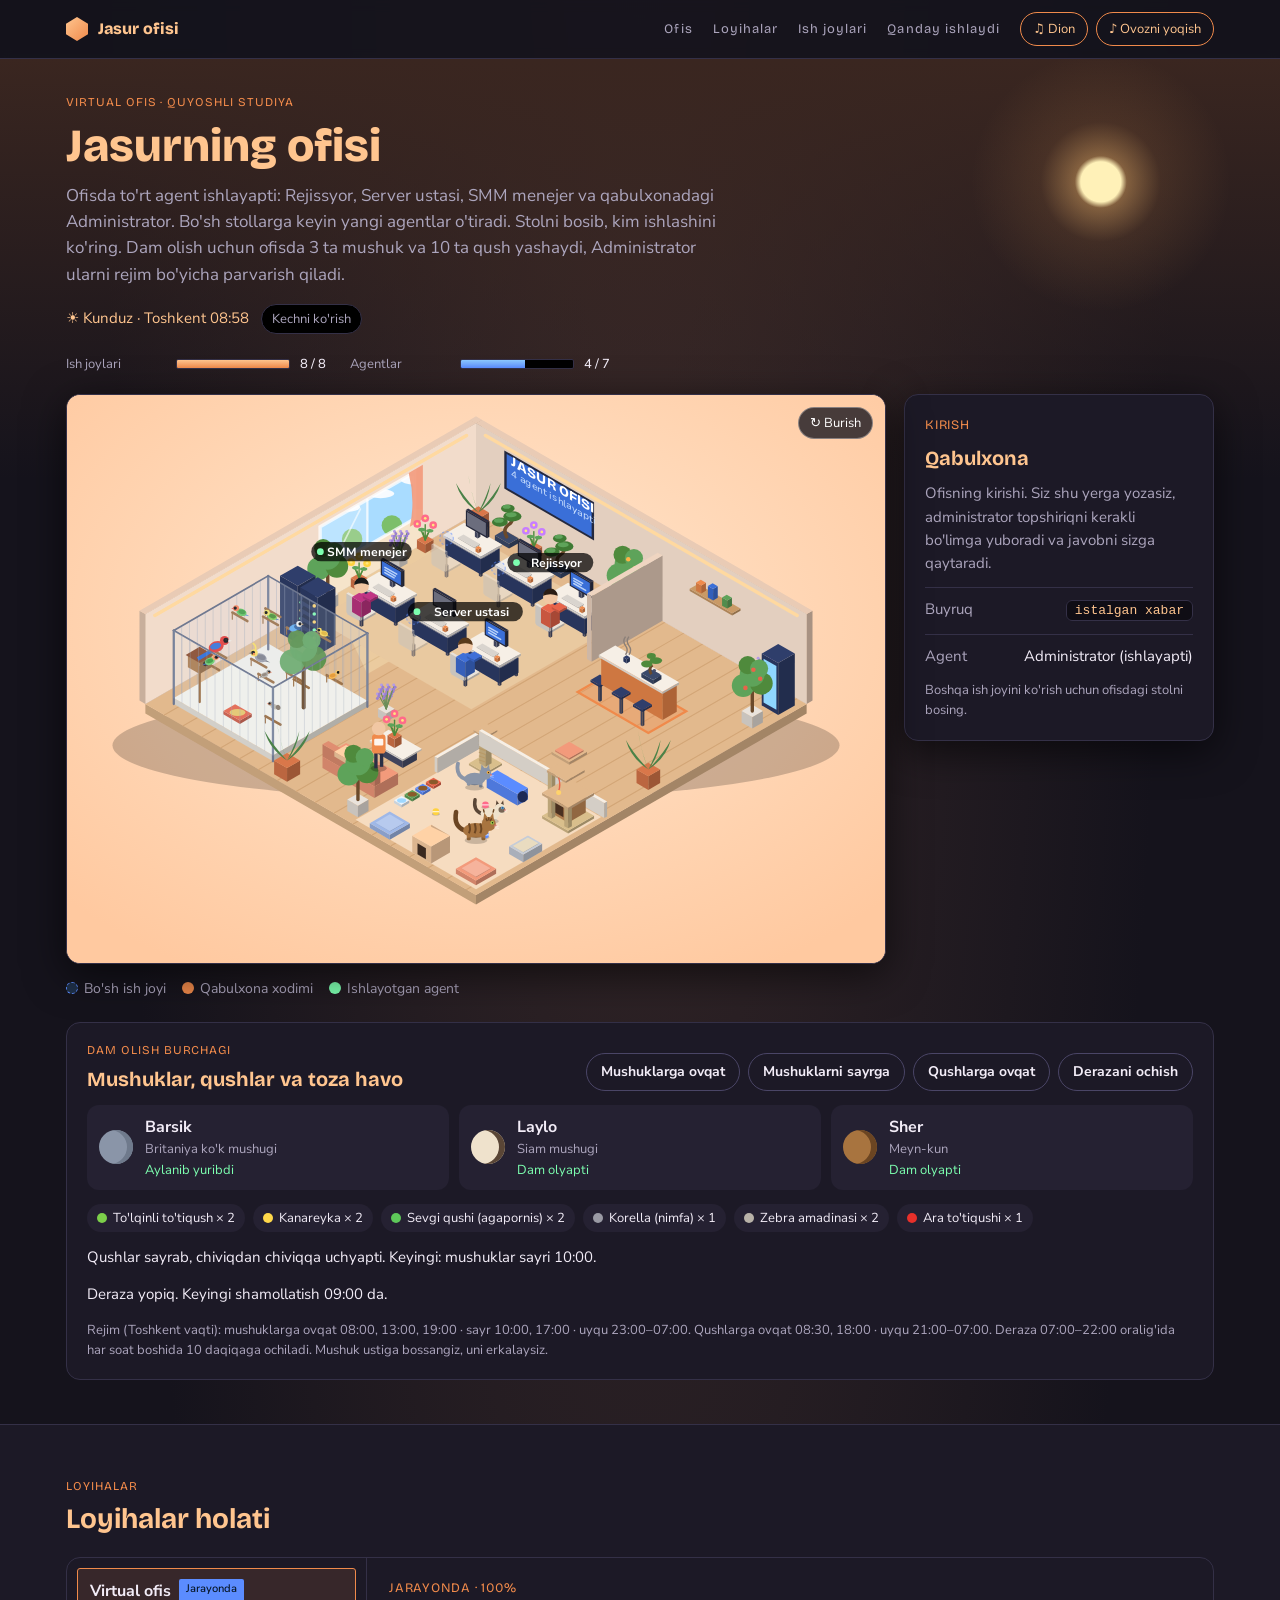
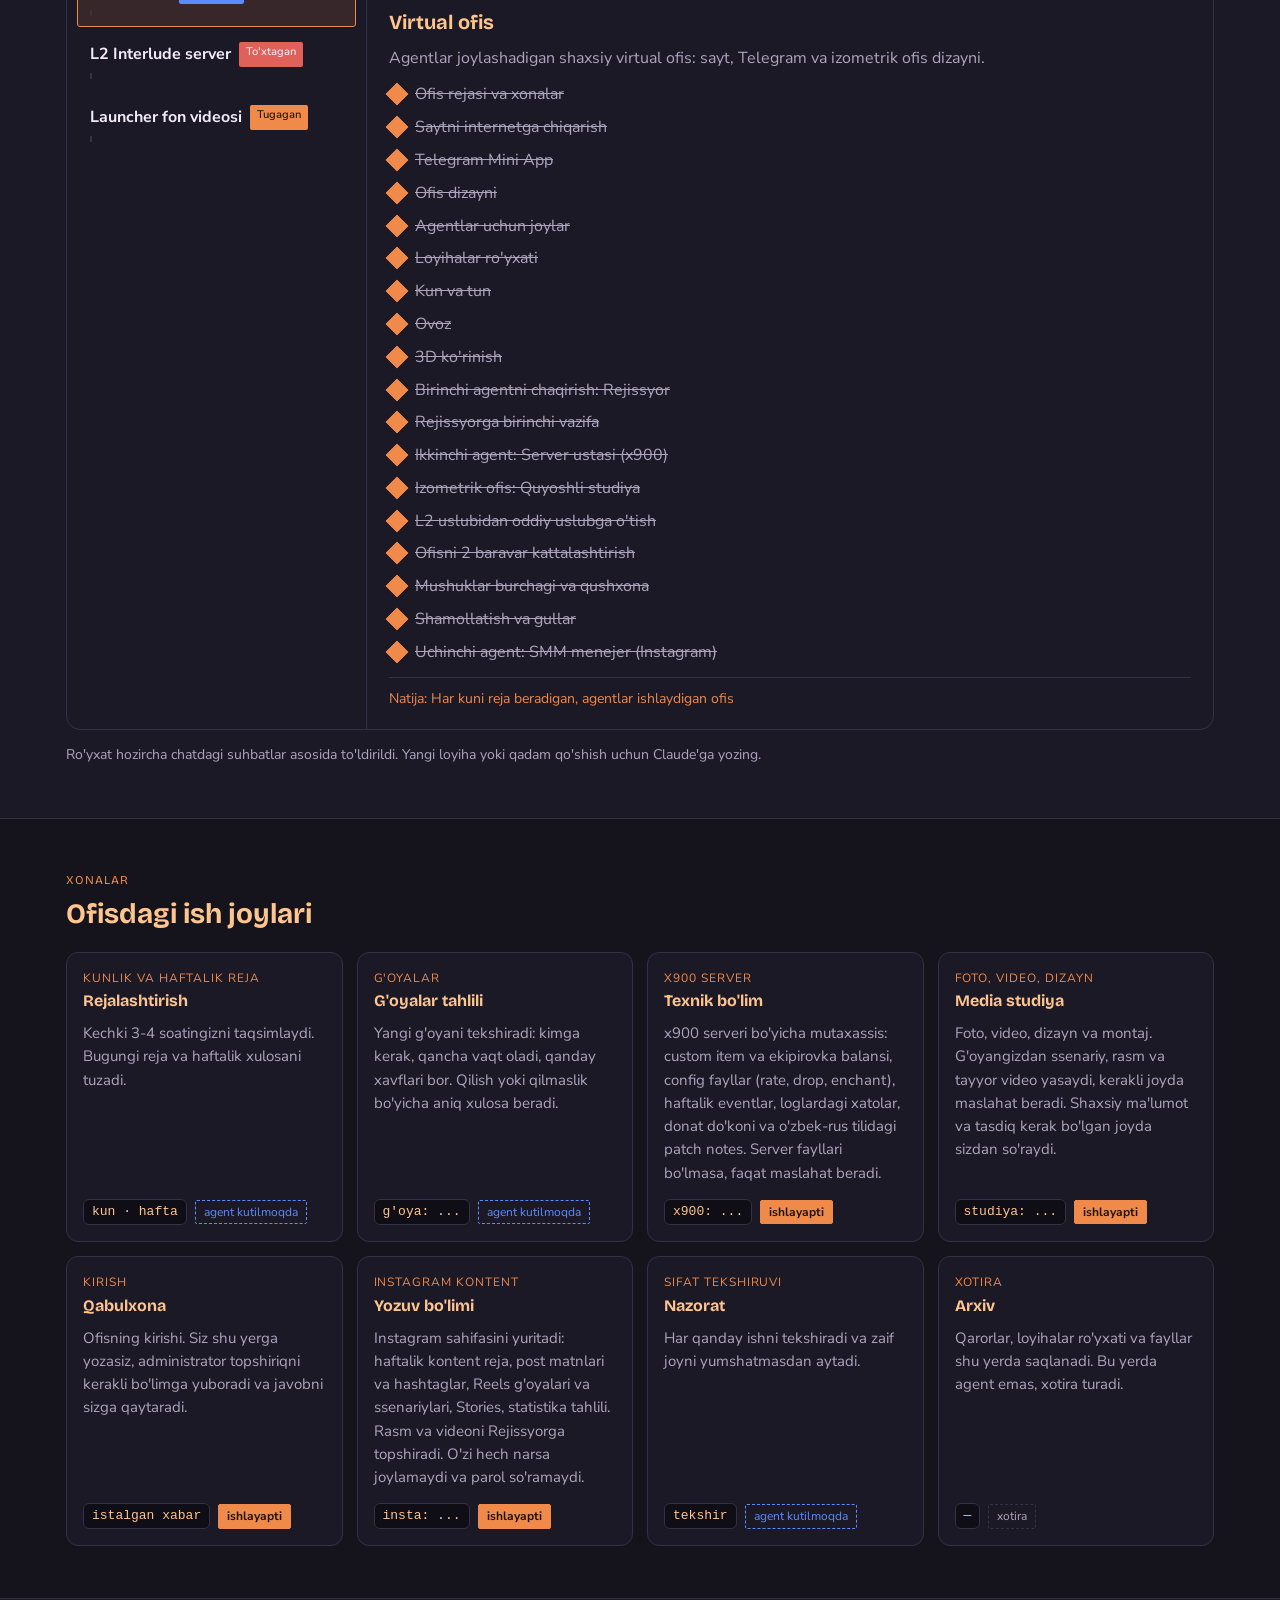
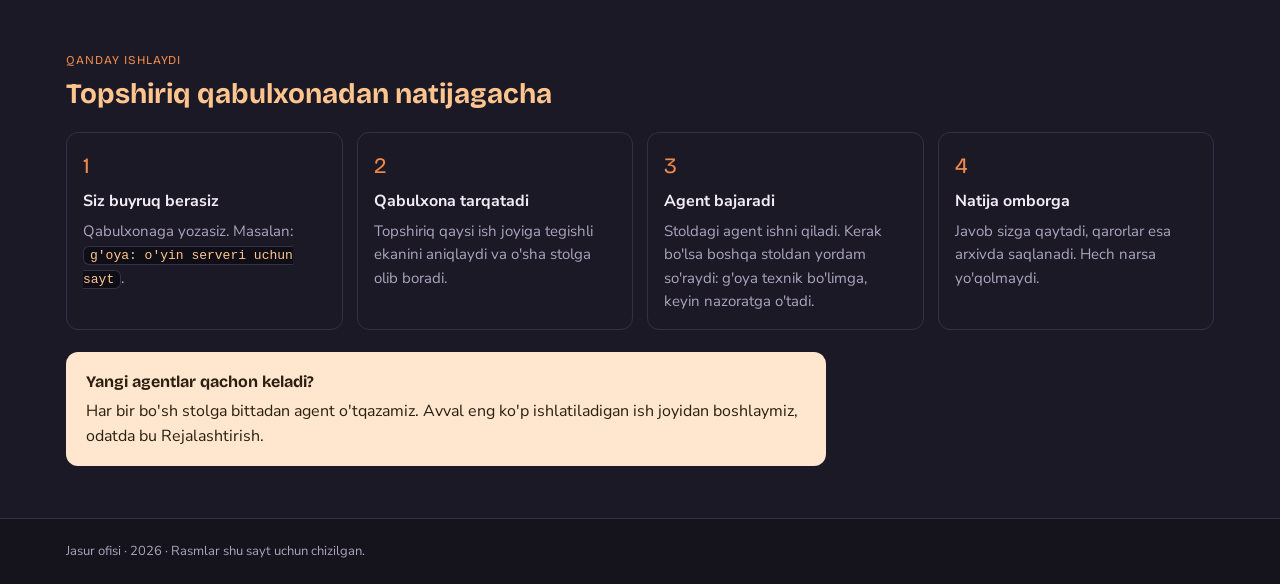
<file: eski/index.html>
<!doctype html>
<html lang="uz">
<head>
<meta charset="utf-8">
<meta name="viewport" content="width=device-width, initial-scale=1, viewport-fit=cover">
<title>Jasurning ofisi</title>
<meta name="description" content="Jasurning virtual ofisi: izometrik studiya, agentlar o'z stolida ishlaydi.">
<link rel="preconnect" href="https://fonts.googleapis.com">
<link rel="stylesheet" href="https://fonts.googleapis.com/css2?family=Bricolage+Grotesque:opsz,wght@12..96,600;12..96,800&family=Nunito+Sans:wght@400;600;700&display=swap">
<link rel="stylesheet" href="style.css?v=15">
<link rel="icon" href="data:image/svg+xml,%3Csvg xmlns='http://www.w3.org/2000/svg' viewBox='0 0 32 32'%3E%3Cpath d='M16 3 29 10.5v11L16 29 3 21.5v-11z' fill='%23f08a4b'/%3E%3Cpath d='M16 3 29 10.5 16 18 3 10.5z' fill='%23ffd2a6'/%3E%3C/svg%3E">
</head>
<body>
<header class="top">
  <div class="top-in">
    <a class="logo" href="#qala"><span class="crest" aria-hidden="true"></span>Jasur ofisi</a>
    <nav aria-label="Asosiy menyu">
      <a href="#qala">Ofis</a>
      <a href="#questlar">Loyihalar</a>
      <a href="#xonalar">Ish joylari</a>
      <a href="#qanday">Qanday ishlaydi</a>
    </nav>
    <div class="snds">
      <button type="button" id="dion" class="snd" aria-pressed="false">♫ Dion</button>
      <button type="button" id="sound" class="snd" aria-pressed="false">♪ Ovozni yoqish</button>
    </div>
  </div>
</header>

<main>
  <section class="hero" id="qala">
    <div class="in">
      <div class="eyebrow">Virtual ofis · quyoshli studiya</div>
      <h1>Jasurning ofisi</h1>
      <p class="lead">Ofisda to'rt agent ishlayapti: Rejissyor, Server ustasi, SMM menejer va qabulxonadagi Administrator. Bo'sh stollarga keyin yangi agentlar o'tiradi. Stolni bosib, kim ishlashini ko'ring. Dam olish uchun ofisda 3 ta mushuk va 10 ta qush yashaydi, Administrator ularni rejim bo'yicha parvarish qiladi.</p>
      <div class="clock"><span id="clock" aria-live="polite"></span><button type="button" id="daynight" class="dn-btn">Tunni ko'rish</button></div>
      <div class="bars">
        <div class="bar"><span>Ish joylari</span><div class="track"><i style="width:100%" class="gold"></i></div><b>8 / 8</b></div>
        <div class="bar"><span>Agentlar</span><div class="track"><i id="npc-fill" class="mana"></i></div><b id="agent-count">1 / 6</b></div>
      </div>
      <div class="grid">
        <div class="map" id="map"><button type="button" id="iso" class="iso-btn">↻ Burish</button><svg id="office" viewBox="0 0 720 500" role="img" aria-label="Ofisning izometrik ko'rinishi"></svg></div>
        <aside class="dialog" id="card" aria-live="polite"></aside>
      </div>
            <div class="legend">
        <span><i class="lg-slot"></i>Bo'sh ish joyi</span>
        <span><i class="lg-cour"></i>Qabulxona xodimi</span>
        <span><i class="lg-on"></i>Ishlayotgan agent</span>
      </div>
      <div class="care" id="care">
        <div class="care-top">
          <div><div class="eyebrow">Dam olish burchagi</div><h3>Mushuklar, qushlar va toza havo</h3></div>
          <div class="care-btns">
            <button type="button" class="pill" id="c-feed">Mushuklarga ovqat</button>
            <button type="button" class="pill" id="c-walk">Mushuklarni sayrga</button>
            <button type="button" class="pill" id="c-bird">Qushlarga ovqat</button>
            <button type="button" class="pill" id="c-win">Derazani ochish</button>
          </div>
        </div>
        <div class="cats" id="cats"></div>
        <div class="birds" id="birds"></div>
        <p class="care-line" id="care-line" aria-live="polite"></p>
        <p class="care-line" id="air"></p>
        <p class="care-rej">Rejim (Toshkent vaqti): mushuklarga ovqat 08:00, 13:00, 19:00 · sayr 10:00, 17:00 · uyqu 23:00–07:00. Qushlarga ovqat 08:30, 18:00 · uyqu 21:00–07:00. Deraza 07:00–22:00 oralig'ida har soat boshida 10 daqiqaga ochiladi. Mushuk ustiga bossangiz, uni erkalaysiz.</p>
      </div>
    </div>
  </section>

  <section class="band" id="questlar">
    <div class="in">
      <div class="eyebrow">Loyihalar</div>
      <h2>Loyihalar holati</h2>
      <div class="questlog">
        <ul class="qlist" id="qlist" aria-label="Loyihalar ro'yxati"></ul>
        <div class="qdetail" id="qdetail" aria-live="polite"></div>
      </div>
      <p class="qnote">Ro'yxat hozircha chatdagi suhbatlar asosida to'ldirildi. Yangi loyiha yoki qadam qo'shish uchun Claude'ga yozing.</p>
    </div>
  </section>

  <section class="band alt" id="xonalar">
    <div class="in">
      <div class="eyebrow">Xonalar</div>
      <h2>Ofisdagi ish joylari</h2>
      <div class="rooms" id="rooms"></div>
    </div>
  </section>

  <section class="band" id="qanday">
    <div class="in">
      <div class="eyebrow">Qanday ishlaydi</div>
      <h2>Topshiriq qabulxonadan natijagacha</h2>
      <ol class="steps">
        <li><b>Siz buyruq berasiz</b><span>Qabulxonaga yozasiz. Masalan: <code>g'oya: o'yin serveri uchun sayt</code>.</span></li>
        <li><b>Qabulxona tarqatadi</b><span>Topshiriq qaysi ish joyiga tegishli ekanini aniqlaydi va o'sha stolga olib boradi.</span></li>
        <li><b>Agent bajaradi</b><span>Stoldagi agent ishni qiladi. Kerak bo'lsa boshqa stoldan yordam so'raydi: g'oya texnik bo'limga, keyin nazoratga o'tadi.</span></li>
        <li><b>Natija omborga</b><span>Javob sizga qaytadi, qarorlar esa arxivda saqlanadi. Hech narsa yo'qolmaydi.</span></li>
      </ol>
      <div class="note">
        <b>Yangi agentlar qachon keladi?</b>
        <p>Har bir bo'sh stolga bittadan agent o'tqazamiz. Avval eng ko'p ishlatiladigan ish joyidan boshlaymiz, odatda bu Rejalashtirish.</p>
      </div>
    </div>
  </section>
</main>

<div class="player" id="player" hidden>
  <div class="player-top"><a href="https://youtu.be/62Nl7CmdwUU" target="_blank" rel="noopener">♫ Dion ↗</a><button type="button" id="player-x" aria-label="Musiqani yopish">✕</button></div>
  <div class="player-frame" id="player-frame"></div>
</div>
<footer class="foot"><div class="in">Jasur ofisi · 2026 · Rasmlar shu sayt uchun chizilgan.</div></footer>
<script src="https://telegram.org/js/telegram-web-app.js"></script>
<script src="app.js?v=15"></script>
<script>try{var tg=window.Telegram&&Telegram.WebApp;if(tg&&tg.initData!==undefined){tg.ready();tg.expand()}}catch(e){}</script>
</body>
</html>
</file>
<file: eski/style.css>
/* Jasur qal'asi: qorong'i tosh qal'a, oltin hoshiya, pergament dialog oynalari. Bitta (tun) ko'rinish ataylab tanlangan. */
:root{
  --bg:#0e0c0a; --stone:#1b1814; --stone2:#26211b; --wall:#4a3f31; --wall-hi:#6b5a43;
  --gold:#c9a24a; --gold-hi:#f0d58a; --parch:#e9dcb8; --ink:#ece3cf; --muted:#a99b80;
  --mana:#4aa3ff; --fire:#ff8a2a; --ember:#ffcf5a; --blood:#9b2b2b; --moss:#4f7a45; --wood:#6b4a2b; --wood2:#4a321d;
  --r1:#2a3140; --r2:#2e2639; --r3:#33251c; --r4:#262c22; --r5:#30222a; --r6:#2a2a33; --r7:#2f2a1e; --r8:#2b2034;
  --display:"Cinzel",Georgia,serif; --body:"Alegreya Sans",system-ui,sans-serif;
  color-scheme:dark;
}
*{box-sizing:border-box}
[hidden]{display:none!important}
html{scroll-behavior:smooth;scroll-padding-top:70px}
body{margin:0;background:var(--bg);background-image:radial-gradient(ellipse at 50% -10%,#2a2016 0%,transparent 60%);color:var(--ink);font-family:var(--body);font-size:16px;line-height:1.55}
a{color:inherit}
.in{max-width:1180px;margin:0 auto;padding-left:max(16px,env(safe-area-inset-left,0px));padding-right:max(16px,env(safe-area-inset-right,0px))}
h1,h2,h3{font-family:var(--display);margin:0;line-height:1.15;text-wrap:balance;color:var(--gold-hi)}
h1{font-size:clamp(28px,5.5vw,46px);font-weight:800;letter-spacing:.02em;text-shadow:0 2px 0 #000,0 0 24px rgba(201,162,74,.25)}
h2{font-size:clamp(20px,3.4vw,28px);margin-bottom:22px}
code{font-family:ui-monospace,monospace;font-size:13px;background:#000;color:var(--gold-hi);border:1px solid var(--wall);padding:1px 6px;border-radius:3px}
.eyebrow{font-family:var(--display);font-size:12px;letter-spacing:.18em;text-transform:uppercase;color:var(--gold);margin-bottom:8px}
:focus-visible{outline:2px solid var(--gold-hi);outline-offset:3px}

.top{position:sticky;top:0;z-index:10;background:rgba(14,12,10,.9);backdrop-filter:blur(6px);border-bottom:1px solid var(--wall);padding-top:env(safe-area-inset-top,0px)}
.top-in{max-width:1180px;margin:0 auto;padding-block:12px;padding-left:max(16px,env(safe-area-inset-left,0px));padding-right:max(16px,env(safe-area-inset-right,0px));display:flex;align-items:center;gap:20px}
.logo{font-family:var(--display);font-weight:800;font-size:16px;text-decoration:none;display:flex;align-items:center;gap:10px;color:var(--gold-hi)}
.crest{width:22px;height:24px;background:var(--gold);clip-path:polygon(0 0,100% 0,100% 60%,50% 100%,0 60%)}
nav{display:flex;gap:20px;margin-left:auto;font-family:var(--display);font-size:13px;letter-spacing:.05em}
nav a{text-decoration:none;color:var(--muted)}
nav a:hover{color:var(--gold-hi)}
.snd{font:inherit;font-size:13px;background:#000;color:var(--gold-hi);border:1px solid var(--gold);border-radius:3px;padding:6px 12px;cursor:pointer;white-space:nowrap}
.snds{display:flex;gap:8px}
.snd[aria-pressed="true"]{background:var(--gold);color:#1a1408}
@media (max-width:560px){nav{display:none}.snds{margin-left:auto}.snd{padding:6px 9px}}

.hero{padding-block:34px 44px}
.lead{color:var(--muted);max-width:66ch;margin:10px 0 0;font-size:17px}
.bars{display:grid;grid-template-columns:repeat(2,minmax(0,260px));gap:10px 24px;margin:20px 0}
@media (max-width:560px){.bars{grid-template-columns:1fr}}
.bar{display:grid;grid-template-columns:100px 1fr auto;align-items:center;gap:10px;font-size:13px;color:var(--muted)}
.bar b{font-variant-numeric:tabular-nums;color:var(--ink);font-weight:500}
.track{height:10px;background:#000;border:1px solid var(--wall);border-radius:2px;overflow:hidden}
.track i{display:block;height:100%}
.gold{background:linear-gradient(var(--gold-hi),var(--gold))}
.mana{background:linear-gradient(#8cc8ff,var(--mana));width:0;transition:width 1.2s ease}

.grid{display:grid;grid-template-columns:minmax(0,1fr) 310px;gap:18px;align-items:start}
@media (max-width:900px){.grid{grid-template-columns:1fr}}
.map{background:var(--stone);border:2px solid var(--wall);outline:1px solid var(--gold);outline-offset:-6px;border-radius:4px;overflow-x:auto;min-width:0;padding:6px;box-shadow:0 10px 40px rgba(0,0,0,.6)}
.map svg{display:block;width:100%;min-width:640px;height:auto}
svg text{font-family:var(--display)}
.room{cursor:pointer;outline:none}
.room .fl{transition:filter .2s}
.room:hover .fl{filter:brightness(1.25)}
.room.sel .fl{stroke:var(--gold-hi);stroke-width:4}
.room:focus-visible .fl{stroke:var(--gold-hi);stroke-width:4;stroke-dasharray:8 5}

/* animatsiyalar */
.flame{transform-box:fill-box;transform-origin:bottom center;animation:flick .35s ease-in-out infinite alternate}
@keyframes flick{from{transform:scale(1,1)}to{transform:scale(.85,1.15) skewX(4deg)}}
.glow{animation:glow 2.6s ease-in-out infinite}
@keyframes glow{50%{opacity:.35}}
.rune{transform-box:fill-box;transform-origin:center;animation:spin 14s linear infinite}
.rune.rev{animation-direction:reverse;animation-duration:9s}
@keyframes spin{to{transform:rotate(360deg)}}
.summon{transform-box:fill-box;transform-origin:center;animation:pulse 2.4s ease-out infinite}
@keyframes pulse{0%{transform:scale(.8);opacity:.9}100%{transform:scale(1.8);opacity:0}}
.orb{animation:orb 3s ease-in-out infinite}
@keyframes orb{50%{opacity:.55}}
.spark{animation:spark 1.2s ease-out infinite;opacity:0}
@keyframes spark{0%{opacity:1;transform:translate(0,0)}100%{opacity:0;transform:translate(var(--dx),-22px)}}
.quill{animation:quill 1.4s ease-in-out infinite}
@keyframes quill{50%{transform:translate(10px,2px)}}
.beam{transform-box:view-box;animation:sweep 6s ease-in-out infinite alternate}
@keyframes sweep{from{transform:rotate(-35deg)}to{transform:rotate(35deg)}}
.wing{transform-box:fill-box;transform-origin:center;animation:flap .3s ease-in-out infinite alternate}
@keyframes flap{to{transform:scaleY(.25)}}
.banner{transform-box:fill-box;transform-origin:top center;animation:wave 3s ease-in-out infinite}
@keyframes wave{50%{transform:skewX(5deg)}}

/* dialog oynasi (NPC suhbat oynasi kabi) */
.dialog{background:linear-gradient(#1f1a14,#15120e);border:2px solid var(--wall);outline:1px solid var(--gold);outline-offset:-5px;border-radius:4px;padding:20px;display:flex;flex-direction:column;gap:12px;min-width:0;box-shadow:0 10px 40px rgba(0,0,0,.6)}
.dialog h3{font-size:20px}
.dialog .sub,.qdetail .sub{font-size:13px;color:var(--gold);letter-spacing:.06em;text-transform:uppercase;font-family:var(--display)}
.dialog p{margin:0;color:var(--muted);font-size:15px}
.cmd{font-family:ui-monospace,monospace;font-size:13px;background:#000;color:var(--gold-hi);border:1px solid var(--wall);padding:2px 8px;border-radius:3px}
.row{display:flex;justify-content:space-between;gap:10px;font-size:15px;border-top:1px solid var(--wall);padding-top:10px}
.row>span:first-child{color:var(--muted)}
.empty{color:var(--mana);font-weight:700}
.hint{font-size:13px!important}
.swipe{display:none;margin:8px 0 0;font-size:13px;color:var(--muted)}
@media (max-width:700px){.swipe{display:block}}
.legend{display:flex;flex-wrap:wrap;gap:16px;font-size:14px;color:var(--muted);margin-top:14px}
.legend i{display:inline-block;width:12px;height:12px;border-radius:50%;margin-right:6px;vertical-align:-1px}
.lg-slot{border:1px dashed var(--mana);background:rgba(74,163,255,.2)}
.lg-cour{background:var(--parch)}
.lg-on{background:var(--gold)}
.lg-torch{background:var(--fire)}

.band{padding-block:52px;background:var(--stone);border-top:1px solid var(--wall)}
.band.alt{background:var(--bg)}
.rooms{display:grid;grid-template-columns:repeat(auto-fill,minmax(250px,1fr));gap:14px}
.rc{background:linear-gradient(#211c16,#17140f);border:1px solid var(--wall);border-radius:4px;padding:16px;display:flex;flex-direction:column;gap:8px;text-align:left;font:inherit;color:inherit;cursor:pointer;min-width:0}
.rc:hover{border-color:var(--gold)}
.rc-top{display:flex;flex-direction:column;gap:2px}
.rc-top b{font-family:var(--display);font-size:16px;color:var(--gold-hi)}
.rc-top small{color:var(--gold);font-size:12px;letter-spacing:.08em;text-transform:uppercase}
.rc p{margin:0;color:var(--muted);font-size:15px}
.rc-foot{display:flex;justify-content:space-between;gap:8px;align-items:center;margin-top:auto;padding-top:6px;flex-wrap:wrap}
.badge{font-size:12px;padding:2px 8px;border-radius:2px;border:1px dashed var(--mana);color:var(--mana)}
.badge.on{background:var(--gold);color:#1a1408;border:1px solid var(--gold);font-weight:700}
.badge.na{border-color:var(--wall);color:var(--muted)}
.steps{list-style:none;counter-reset:s;padding:0;margin:0;display:grid;grid-template-columns:repeat(4,1fr);gap:14px}
.steps li{counter-increment:s;background:linear-gradient(#211c16,#17140f);border:1px solid var(--wall);border-radius:4px;padding:16px;display:flex;flex-direction:column;gap:6px;min-width:0}
.steps li::before{content:counter(s);font-family:var(--display);font-size:22px;color:var(--gold)}
.steps span{color:var(--muted);font-size:15px}
@media (max-width:900px){.steps{grid-template-columns:1fr 1fr}}
@media (max-width:520px){.steps{grid-template-columns:1fr}}
.note{margin-top:22px;background:var(--parch);color:#2a1f10;border-radius:3px;padding:18px 20px;display:flex;flex-direction:column;gap:4px;max-width:760px;box-shadow:inset 0 0 30px rgba(120,80,30,.35)}
.note b{font-family:var(--display)}
.note p{margin:0}
.foot{border-top:1px solid var(--wall);padding-block:22px;color:var(--muted);font-size:13px}
.ghost{animation:ghost 3.2s ease-in-out infinite}
@keyframes ghost{50%{opacity:.45;transform:translateY(-3px)}}
.stat{display:grid;grid-template-columns:28px 1fr 40px;align-items:center;gap:8px;font-size:13px;color:var(--muted)}
.stat b{font-weight:500;color:var(--ink);text-align:right;font-variant-numeric:tabular-nums}
.stat i{display:block;height:100%}
.hp{background:linear-gradient(#e0605a,var(--blood))}
.mp{background:linear-gradient(#8cc8ff,var(--mana))}
.questlog{display:grid;grid-template-columns:300px minmax(0,1fr);background:linear-gradient(#1f1a14,#15120e);border:2px solid var(--wall);outline:1px solid var(--gold);outline-offset:-5px;border-radius:4px;min-height:280px}
@media (max-width:720px){.questlog{grid-template-columns:1fr}}
.qlist{list-style:none;margin:0;padding:10px;border-right:1px solid var(--wall);display:flex;flex-direction:column;gap:4px}
@media (max-width:720px){.qlist{border-right:0;border-bottom:1px solid var(--wall)}}
.qlist button{width:100%;text-align:left;background:none;border:1px solid transparent;color:var(--ink);font:inherit;padding:10px 12px;border-radius:3px;cursor:pointer;display:flex;flex-direction:column;gap:6px}
.qlist button:hover{border-color:var(--wall)}
.qlist button[aria-current="true"]{background:rgba(201,162,74,.12);border-color:var(--gold)}
.qname{display:flex;justify-content:space-between;gap:8px;font-weight:700}
.qtag{font-size:11px;padding:1px 7px;border-radius:2px;white-space:nowrap;font-weight:500}
.qtag.active{background:var(--mana);color:#04121f}.qtag.done{background:var(--gold);color:#1a1408}.qtag.stuck{background:var(--blood);color:var(--ink)}
.qbar{height:6px;background:#000;border:1px solid var(--wall)}
.qbar i{display:block;height:100%;background:linear-gradient(var(--gold-hi),var(--gold))}
.qdetail{padding:20px 22px;display:flex;flex-direction:column;gap:12px;min-width:0}
.qdetail h3{font-size:20px}
.qdetail p{margin:0;color:var(--muted)}
.qsteps{list-style:none;margin:0;padding:0;display:flex;flex-direction:column;gap:8px}
.qsteps li{display:flex;gap:10px;align-items:flex-start}
.qsteps li::before{content:"";flex:none;width:14px;height:14px;margin-top:4px;border:1px solid var(--gold);transform:rotate(45deg)}
.qsteps li.ok{color:var(--muted);text-decoration:line-through}
.qsteps li.ok::before{background:var(--gold)}
.qsteps li.now::before{background:var(--mana);border-color:var(--mana)}
.qreward{font-size:14px;border-top:1px solid var(--wall);padding-top:10px;color:var(--gold)}
.qnote{color:var(--muted);font-size:14px;margin:14px 0 0}
/* kun va tun */
.hero{position:relative;transition:background 1.5s;--sx:86%;--sy:9%}
@media (max-width:700px){.hero{--sx:88%;--sy:14px}}
:root[data-time="night"] .hero{background:radial-gradient(1.6px 1.6px at 12% 18%,#fff 50%,transparent 51%),radial-gradient(1.6px 1.6px at 32% 8%,#fff 50%,transparent 51%),radial-gradient(2px 2px at 58% 14%,#fff 50%,transparent 51%),radial-gradient(1.6px 1.6px at 76% 6%,#fff 50%,transparent 51%),radial-gradient(1.6px 1.6px at 88% 22%,#fff 50%,transparent 51%),radial-gradient(1.6px 1.6px at 44% 26%,#cfe3ff 50%,transparent 51%),radial-gradient(circle at calc(var(--sx) + 9px) calc(var(--sy) - 5px),#0c1325 0 19px,transparent 20px),radial-gradient(circle at var(--sx) var(--sy),#f3ecd2 0 21px,rgba(243,236,210,.16) 25px,transparent 100px),linear-gradient(#0a1020,transparent 420px)}
:root[data-time="day"] .hero{background:radial-gradient(circle at var(--sx) var(--sy),#fff1b8 0 22px,rgba(255,200,90,.45) 27px,rgba(255,180,70,.12) 60px,transparent 130px),linear-gradient(#3a2c18,transparent 420px)}
.map svg{transition:filter 1.5s}
:root[data-time="day"] .map svg{filter:brightness(1.45) saturate(1.15)}
:root[data-time="day"] .map svg [fill="url(#torchglow)"]{opacity:.25}
:root[data-time="night"] .map svg{filter:brightness(.92)}
.clock{display:flex;flex-wrap:wrap;align-items:center;gap:12px;margin-top:16px;font-size:15px;color:var(--gold-hi)}
.dn-btn{font:inherit;font-size:13px;background:#000;color:var(--muted);border:1px solid var(--wall);border-radius:3px;padding:4px 10px;cursor:pointer}
.dn-btn:hover{color:var(--gold-hi);border-color:var(--gold)}
/* 3D (izometrik) ko'rinish */
.map{position:relative}
.map svg{transform-origin:50% 50%;transition:transform .9s cubic-bezier(.3,.7,.2,1),filter .9s}
.map.iso{perspective:1800px;overflow:hidden}
.map.iso svg{transform:translateY(-2%) rotateX(52deg) rotateZ(-30deg) scale(.86);filter:drop-shadow(0 1px 0 #2c241b) drop-shadow(0 1px 0 #2c241b) drop-shadow(0 2px 0 #3a3026) drop-shadow(0 3px 0 #3a3026) drop-shadow(0 4px 0 #2a2219) drop-shadow(0 18px 18px rgba(0,0,0,.6))}
:root[data-time="day"] .map.iso svg{filter:brightness(1.45) saturate(1.15) drop-shadow(0 1px 0 #2c241b) drop-shadow(0 1px 0 #2c241b) drop-shadow(0 2px 0 #3a3026) drop-shadow(0 3px 0 #3a3026) drop-shadow(0 4px 0 #2a2219) drop-shadow(0 18px 18px rgba(0,0,0,.6))}
.iso-btn{position:absolute;z-index:2;top:12px;right:12px;font:inherit;font-size:13px;background:rgba(0,0,0,.75);color:var(--gold-hi);border:1px solid var(--gold);border-radius:3px;padding:5px 11px;cursor:pointer}
.iso-btn[aria-pressed="true"]{background:var(--gold);color:#1a1408}
.clap{transform-box:view-box;animation:clap 2.4s ease-in-out infinite}
@keyframes clap{0%,70%,100%{transform:rotate(0)}80%{transform:rotate(-28deg)}90%{transform:rotate(0)}}
.player{position:fixed;z-index:20;left:max(10px,env(safe-area-inset-left,0px));bottom:calc(10px + env(safe-area-inset-bottom,0px));width:200px;background:#120e0a;border:1px solid var(--gold);border-radius:4px;padding:4px;display:flex;flex-direction:column;gap:4px;box-shadow:0 6px 20px rgba(0,0,0,.7)}
.player-top{display:flex;justify-content:space-between;align-items:center;font-size:12px;padding:0 2px}
.player-top a{color:var(--gold-hi);text-decoration:none}
.player-top button{background:none;border:0;color:var(--muted);font-size:14px;cursor:pointer;padding:0 2px}
.player-frame{aspect-ratio:16/9;max-width:100%;background:#000}
.player-frame iframe{width:100%;height:100%;border:0;display:block}
.player-link{font-size:12px;color:var(--muted)}
@media (prefers-reduced-motion:reduce){*{animation:none!important;scroll-behavior:auto!important;transition:none!important}}

/* ===== Quyoshli studiya (izometrik ofis) ===== */
:root{
  --bg:#15131c; --stone:#1c1926; --stone2:#252132; --wall:#343047; --wall-hi:#4a4566;
  --gold:#f08a4b; --gold-hi:#ffc58f; --parch:#ffe7cf; --ink:#f2ecf7; --muted:#aca5bd;
  --mana:#5b8cff; --blood:#e0605a; --fire:#f08a4b;
  --display:"Bricolage Grotesque",ui-sans-serif,system-ui,sans-serif; --body:"Nunito Sans",ui-sans-serif,system-ui,sans-serif;
}
body{background-image:radial-gradient(ellipse at 50% -10%,#3a2a2a 0%,transparent 60%)}
h1{text-shadow:none;letter-spacing:0}
.eyebrow,nav{letter-spacing:.08em}
.crest{width:22px;height:24px;background:none;clip-path:none;border-radius:0;
  background:linear-gradient(135deg,var(--gold-hi),var(--gold));clip-path:polygon(50% 0,100% 28%,100% 72%,50% 100%,0 72%,0 28%)}
.top{background:rgba(21,19,28,.9)}
.snd,.dn-btn,.iso-btn{border-radius:999px}
.snd{background:transparent}
.snd[aria-pressed="true"]{color:#1a1008}
.map,.dialog,.questlog{outline:none;border:1px solid var(--wall);border-radius:14px}
.map{background:#ffd9b8;padding:0;overflow:hidden}
:root[data-time="night"] .map{background:#2a2440}
.map svg,.map.iso svg,:root[data-time="day"] .map svg,:root[data-time="night"] .map svg,:root[data-time="day"] .map.iso svg{filter:none;transform:none;min-width:0}
.dialog,.questlog,.rc,.steps li{background:var(--stone)}
.rc,.steps li{border-radius:12px}
.cmd,code{background:#0f0d15;border-radius:6px}
svg text{font-family:var(--body)}
svg .wtxt{font-family:var(--display)}
.iso-btn{background:rgba(20,18,28,.78);color:#fff;border-color:rgba(255,255,255,.35)}
.lg-on{background:#7dffb0}.lg-cour{background:var(--gold)}
.qlist button[aria-current="true"]{background:rgba(240,138,75,.12)}
.note{border-radius:12px;box-shadow:none}
:root[data-time="day"] .hero{background:radial-gradient(circle at var(--sx) var(--sy),#fff1b8 0 20px,rgba(255,190,110,.4) 26px,rgba(255,170,90,.1) 60px,transparent 130px),linear-gradient(#3a2620,transparent 420px)}

/* ofis sahnasi animatsiyalari */
.scene{transition:opacity .33s,transform .33s;transform-box:fill-box;transform-origin:50% 55%}
.scene.out{opacity:0;transform:scale(.94) rotate(-4deg)}
.float{animation:float 7s ease-in-out infinite}
@keyframes float{50%{transform:translateY(-6px)}}
.scr{animation:scr 4s ease-in-out infinite}
.scr.off{animation:none}
@keyframes scr{0%,100%{opacity:1}46%{opacity:.8}50%{opacity:1}53%{opacity:.85}}
.type{animation:type .28s ease-in-out infinite alternate;transform-box:fill-box}
@keyframes type{to{transform:translateY(-1.2px)}}
.nod{animation:nod 3.4s ease-in-out infinite;transform-box:fill-box;transform-origin:50% 100%}
@keyframes nod{40%{transform:rotate(0)}50%{transform:rotate(-7deg)}60%{transform:rotate(0)}}
.led{animation:led 1s steps(2) infinite}
@keyframes led{50%{opacity:.15}}
.leaf{transform-box:fill-box;transform-origin:50% 100%;animation:leaf 3.5s ease-in-out infinite alternate}
@keyframes leaf{to{transform:rotate(6deg)}}
.cloud{animation:cloud 18s linear infinite}
@keyframes cloud{from{transform:translateX(-70px)}to{transform:translateX(90px)}}
.sunbeam{animation:sunbeam 5s ease-in-out infinite}
@keyframes sunbeam{50%{opacity:.18}}
.lamp.on{filter:drop-shadow(0 0 6px #ffcf80)}
.steam{animation:steam 2.6s ease-out infinite}
@keyframes steam{from{transform:translateY(0);opacity:.7}to{transform:translateY(-16px);opacity:0}}
.tagb{animation:tagb 2.4s ease-in-out infinite}
@keyframes tagb{50%{transform:translateY(-3px)}}
.seat-ghost{opacity:.55}
.room{cursor:pointer;outline:none}
.room .lift{transition:transform .25s}
.room:hover .lift,.room.sel .lift,.room:focus-visible .lift{transform:translateY(-4px)}
.room .fl{transition:fill .25s}
.room.sel .fl{fill:rgba(240,138,75,.32);stroke:#f08a4b;stroke-width:2}
.room:focus-visible .fl{fill:rgba(240,138,75,.2);stroke:#fff;stroke-width:2;stroke-dasharray:5 4}
.room .fl{stroke:none}

/* dam olish burchagi */
.care{margin-top:22px;background:var(--stone);border:1px solid var(--wall);border-radius:14px;padding:18px 20px;display:flex;flex-direction:column;gap:14px}
.care-top{display:flex;flex-wrap:wrap;gap:12px 20px;justify-content:space-between;align-items:flex-end}
.care h3{font-size:20px}
.care-btns{display:flex;flex-wrap:wrap;gap:8px}
.pill{font:inherit;font-size:14px;font-weight:700;color:var(--ink);background:transparent;border:1px solid var(--wall-hi);border-radius:999px;padding:7px 14px;cursor:pointer}
.pill:hover{border-color:var(--gold);color:var(--gold-hi)}
.cats{display:grid;grid-template-columns:repeat(auto-fit,minmax(210px,1fr));gap:10px}
.pet-card{display:flex;gap:12px;align-items:center;background:var(--stone2);border-radius:12px;padding:10px 12px;min-width:0}
.pet-sw{flex:none;width:34px;height:34px;border-radius:50%}
.pet-tx{display:flex;flex-direction:column;min-width:0}
.pet-tx small{color:var(--muted);font-size:13px}
.pet-st{font-size:13px;color:#7dffb0}
.birds{display:flex;flex-wrap:wrap;gap:8px}
.bird-chip{display:inline-flex;align-items:center;gap:6px;font-size:13px;background:var(--stone2);border-radius:999px;padding:4px 10px;color:var(--ink)}
.bird-chip i{width:10px;height:10px;border-radius:50%;display:inline-block}
.care-line{margin:0;color:var(--ink);font-size:15px}
.care-rej{margin:0;color:var(--muted);font-size:13px}
.pet{cursor:pointer}
.tail{transform-box:fill-box;transform-origin:100% 100%;animation:tail 1.6s ease-in-out infinite alternate}
@keyframes tail{to{transform:rotate(14deg)}}
.zz{animation:zz 2.4s ease-out infinite}
@keyframes zz{from{opacity:0;transform:translate(0,0)}30%{opacity:1}to{opacity:0;transform:translate(4px,-8px)}}
.wind{animation:wind 2.2s linear infinite}
@keyframes wind{from{stroke-dashoffset:80}to{stroke-dashoffset:0}}
.curtain{transform-box:fill-box;transform-origin:50% 0}
.curtain.blow{animation:blow 1.4s ease-in-out infinite alternate}
@keyframes blow{to{transform:skewY(-6deg) scaleX(1.25)}}
.roll{animation:roll 3s ease-in-out infinite alternate}
@keyframes roll{to{transform:translateX(3px)}}
</file>
